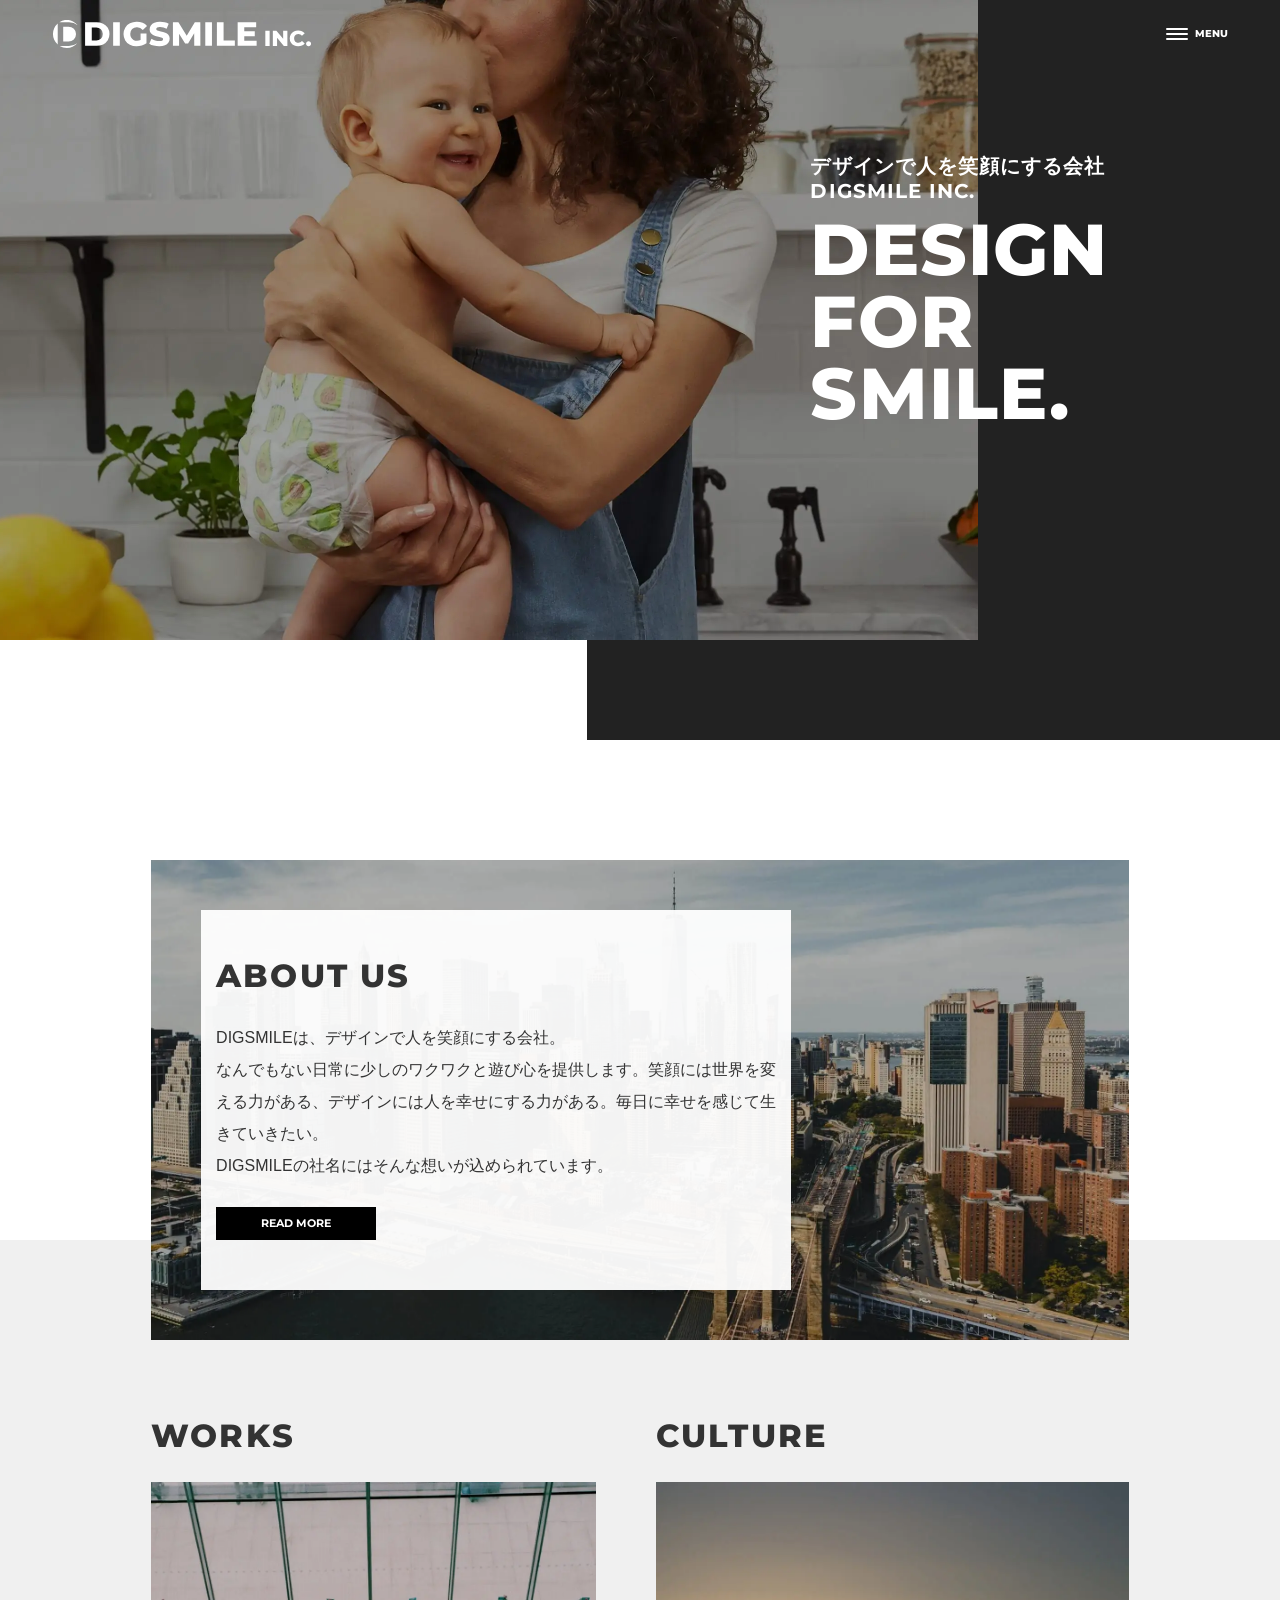
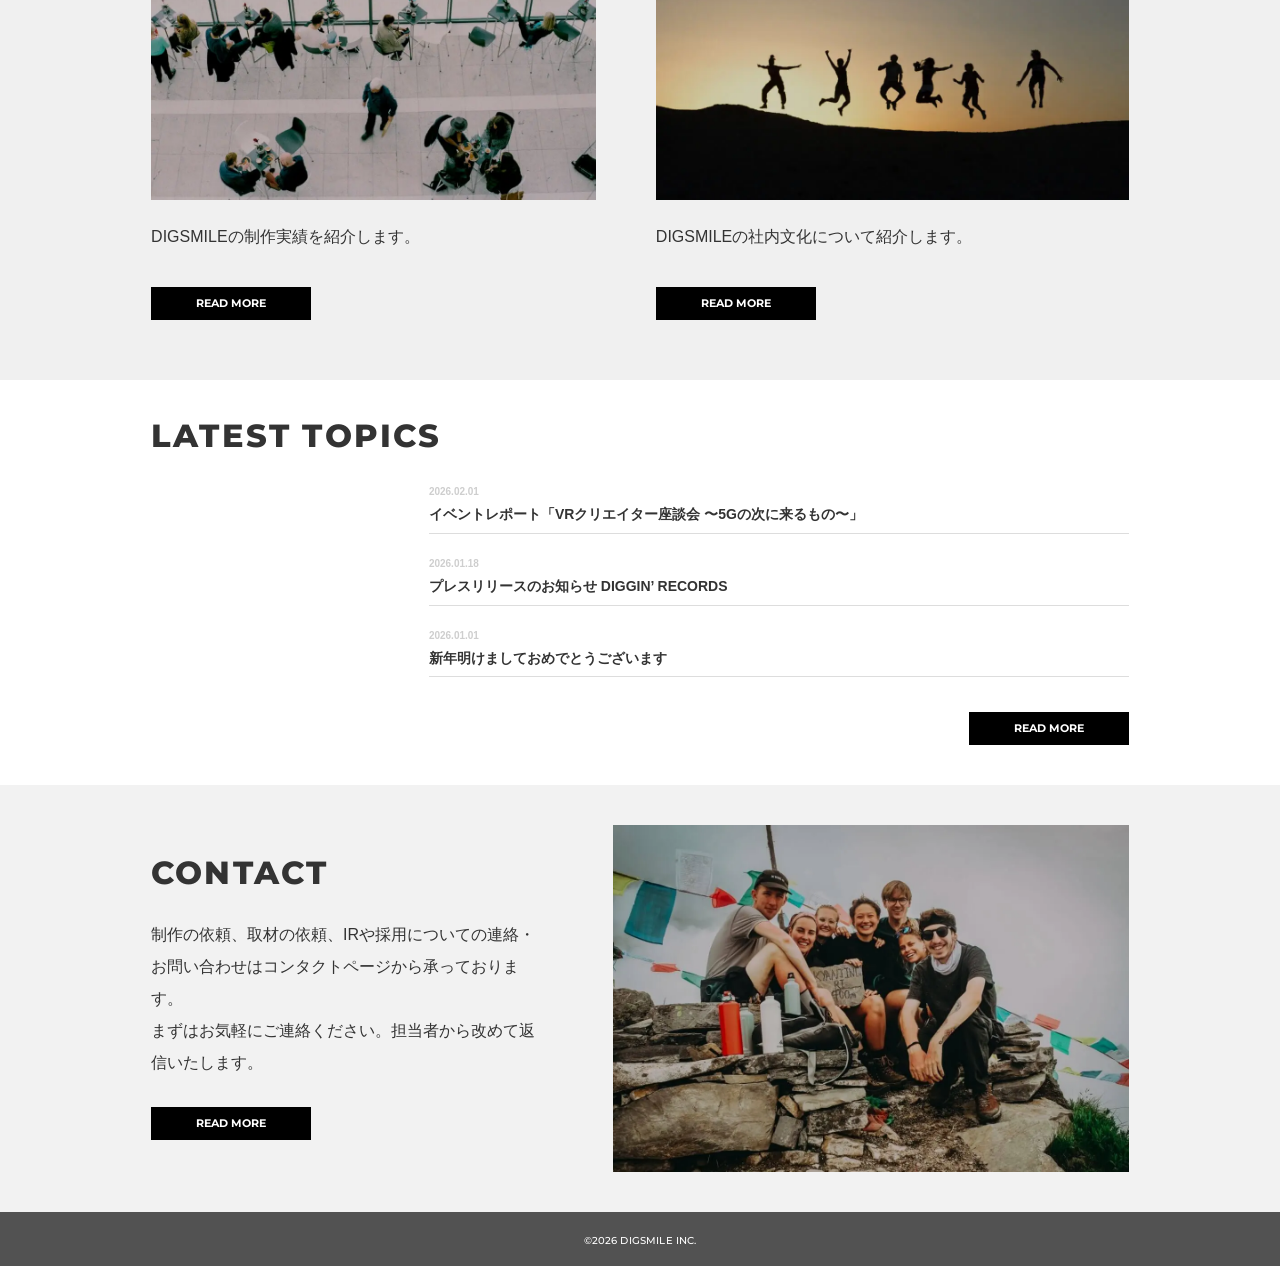
<file: index.html>
<!DOCTYPE html>
<html lang="ja">
  <head>
    <meta charset="UTF-8">
    <meta name="robots" content="noindex , nofollow">
    <meta name="description" content="デザインで人を笑顔にする。デザインを通じてビジネスの課題とユーザーの課題を解決する株式会社DIGSMILEのコーポレートサイト。">
    <meta name="viewport" content="width=device-width, initial-scale=1.0">
    <title>トップ | 株式会社DIGSMILE</title>
    <link rel="preload" href="fonts/montserrat-v31-latin-500.woff2" as="font" type="font/woff2" crossorigin>
    <link rel="preload" href="fonts/montserrat-v31-latin-700.woff2" as="font" type="font/woff2" crossorigin>
    <link rel="preload" href="fonts/montserrat-v31-latin-800.woff2" as="font" type="font/woff2" crossorigin>
    <link rel="preload" as="style" href="css/font.min.css">
    <link rel="stylesheet" href="css/font.min.css" media="print" onload="this.media='all'">
    <link rel="stylesheet" href="css/style.min.css">
    <link rel="icon" href="images/favicon.png" type="image/png">
    <noscript><link rel="stylesheet" href="css/font.min.css"></noscript>
  </head>
  <body>
    <!-- .l-header -->
    <header id="js-header" class="l-header">
      <div class="l-header__inner">
        <!-- .c-logo -->
        <div class="c-logo l-header__logo">
          <a href="index.html" class="c-logo__link" aria-label="株式会社about-bg">
            <svg class="c-logo__img" aria-hidden="true" width="260" height="28.204" viewBox="0 0 260 28.204">
              <path fill="currentColor" d="M14 28.2a13.9 13.9 0 0 1-7.215-2.01h8.848a14.228 14.228 0 0 0 8.847-2.739A13.97 13.97 0 0 1 14 28.2Zm-9.178-3.448a14.17 14.17 0 0 1 0-21.3Zm10.54-3.117H10.33V6.771h5.032a8.094 8.094 0 0 1 5.682 1.994 7.233 7.233 0 0 1 2.138 5.439 7.234 7.234 0 0 1-2.138 5.439 8.093 8.093 0 0 1-5.682 1.99ZM25.007 5.39a13.9 13.9 0 0 0-9.373-3.174H6.463a13.932 13.932 0 0 1 13.76-.749 14.157 14.157 0 0 1 4.785 3.922ZM32.38 2.2h11.254a15.731 15.731 0 0 1 6.936 1.465 11.018 11.018 0 0 1 4.692 4.155 11.723 11.723 0 0 1 1.666 6.3 11.723 11.723 0 0 1-1.666 6.3 11.018 11.018 0 0 1-4.692 4.157 15.731 15.731 0 0 1-6.936 1.465H32.38Zm10.982 18.46a6.893 6.893 0 0 0 4.913-1.737 6.262 6.262 0 0 0 1.853-4.8 6.262 6.262 0 0 0-1.853-4.8 6.893 6.893 0 0 0-4.913-1.737h-4.25V20.66ZM60.634 2.2h6.732v23.842h-6.732Zm27.642 11.41h5.95v9.877a15.5 15.5 0 0 1-4.692 2.248 18.642 18.642 0 0 1-5.3.783 14.166 14.166 0 0 1-6.734-1.583 11.8 11.8 0 0 1-4.692-4.411 12.18 12.18 0 0 1-1.7-6.4 12.18 12.18 0 0 1 1.7-6.4 11.747 11.747 0 0 1 4.726-4.411 14.514 14.514 0 0 1 6.834-1.584 15.2 15.2 0 0 1 5.984 1.124 11.536 11.536 0 0 1 4.42 3.236l-4.284 3.883a7.546 7.546 0 0 0-5.78-2.657 6.693 6.693 0 0 0-4.93 1.856 6.67 6.67 0 0 0-1.87 4.955 7.208 7.208 0 0 0 .85 3.525 6.1 6.1 0 0 0 2.38 2.418 6.969 6.969 0 0 0 3.5.868 8.588 8.588 0 0 0 3.638-.783Zm18.768 12.909a21.967 21.967 0 0 1-5.61-.719 13.786 13.786 0 0 1-4.42-1.9l2.21-4.973a14.289 14.289 0 0 0 3.706 1.7 14.086 14.086 0 0 0 4.148.647q3.876 0 3.876-1.941a1.607 1.607 0 0 0-1.105-1.516 20.3 20.3 0 0 0-3.549-1.039 33.866 33.866 0 0 1-4.488-1.243 7.554 7.554 0 0 1-3.094-2.129 5.758 5.758 0 0 1-1.292-3.951 6.848 6.848 0 0 1 1.19-3.934 7.965 7.965 0 0 1 3.553-2.776 14.6 14.6 0 0 1 5.8-1.022 20.415 20.415 0 0 1 4.624.528A14.146 14.146 0 0 1 116.6 3.8l-2.074 5.007a13.837 13.837 0 0 0-6.6-1.839 5.522 5.522 0 0 0-2.924.6 1.787 1.787 0 0 0-.918 1.55 1.536 1.536 0 0 0 1.088 1.43 19.646 19.646 0 0 0 3.5.988 32.762 32.762 0 0 1 4.5 1.243 7.779 7.779 0 0 1 3.094 2.112 5.646 5.646 0 0 1 1.309 3.934 6.714 6.714 0 0 1-1.181 3.875 8.114 8.114 0 0 1-3.57 2.78 14.418 14.418 0 0 1-5.78 1.039Zm35.292-.477-.068-12.636-6.12 10.286h-2.992l-6.086-9.945v12.295h-6.222V2.2h5.542l8.364 13.76 8.16-13.76h5.542l.068 23.842ZM153.454 2.2h6.732v23.842h-6.732Zm11.7 0h6.732v18.495h11.356v5.347H165.15Zm40.018 18.63v5.212H186.06V2.2h18.666v5.211h-12v4.019H203.3v5.041h-10.576v4.359Zm8.76-10.025h4.36v15.4h-4.36Zm22.22 0v15.4h-3.586l-6.8-8.206v8.206H221.5v-15.4h3.586l6.8 8.206v-8.206Zm10.868 15.708a9.114 9.114 0 0 1-4.345-1.023 7.65 7.65 0 0 1-3.025-2.849 7.858 7.858 0 0 1-1.1-4.136 7.858 7.858 0 0 1 1.1-4.136 7.65 7.65 0 0 1 3.025-2.849 9.114 9.114 0 0 1 4.345-1.023 9.326 9.326 0 0 1 3.806.748 7.323 7.323 0 0 1 2.816 2.16l-2.772 2.5a4.56 4.56 0 0 0-3.63-1.8 4.48 4.48 0 0 0-2.233.55 3.817 3.817 0 0 0-1.515 1.55 4.773 4.773 0 0 0-.539 2.3 4.773 4.773 0 0 0 .539 2.3 3.817 3.817 0 0 0 1.515 1.55 4.48 4.48 0 0 0 2.233.55 4.56 4.56 0 0 0 3.63-1.8l2.772 2.5a7.323 7.323 0 0 1-2.816 2.16 9.326 9.326 0 0 1-3.806.748Zm10.472-.108a2.462 2.462 0 0 1-1.782-.7 2.377 2.377 0 0 1-.726-1.782 2.35 2.35 0 0 1 .715-1.782 2.5 2.5 0 0 1 1.793-.688 2.485 2.485 0 0 1 1.8.682 2.369 2.369 0 0 1 .7 1.782 2.4 2.4 0 0 1-.715 1.782 2.452 2.452 0 0 1-1.785.706Z"/>
            </svg>
          </a>
        </div>
        <!-- /.c-logo -->

        <!-- .c-hamburger -->
        <button id="js-hamburger" class="c-hamburger l-header__hamburger" aria-label="メニューを開く" aria-controls="menu" aria-expanded="false">
          <span class="c-hamburger__line"></span>
          <span class="c-hamburger__text">Menu</span>
        </button>
        <!-- /.c-hamburger -->

        <!-- .c-menu -->
        <nav id="menu" class="c-menu l-header__menu js-menu" aria-hidden="true">
          <ul class="c-menu__list">
            <li class="c-menu__item js-menuItem">
              <a href="index.html" class="c-menu__link" aria-label="トップページへ">
                <svg class="c-menu__img" aria-hidden="true" width="43.062" height="46" viewBox="0 0 43.062 46">
                  <g transform="translate(-58.5 -5.437)">
                    <path d="M22.969,45A23.062,23.062,0,0,1,6.727,38.41a22.161,22.161,0,0,1-4.084-26.4A22.842,22.842,0,0,1,9.68,4.146v36.6H26.535c6.4,0,11.945-2.082,15.613-5.863A23.061,23.061,0,0,1,22.969,45ZM26.11,33.7H18.266v-23H26.11a12.673,12.673,0,0,1,8.858,3.087A11.152,11.152,0,0,1,38.3,22.2a11.152,11.152,0,0,1-3.332,8.414A12.673,12.673,0,0,1,26.11,33.7ZM40.661,8.152c-3.627-2.946-8.512-4.5-14.126-4.5H10.424a23.321,23.321,0,0,1,30.239,4.5Z" transform="translate(59 5.937)" fill="#fff"/>
                    <path d="M22.969,45.5a23.624,23.624,0,0,1-13.6-4.251H9.18v-.131a23.655,23.655,0,0,1-2.8-2.351A22.661,22.661,0,0,1,2.2,11.774,23.33,23.33,0,0,1,8.819,4.149h-.1L9.77,3.474l.41-.285v.023A23.821,23.821,0,0,1,41.044,7.828l.294.347-.637.651-.355-.286c-3.537-2.873-8.313-4.391-13.811-4.391H10.18v36.1H26.535c6.264,0,11.681-2.028,15.254-5.711l.773.628A23.56,23.56,0,0,1,22.969,45.5ZM11.2,41.249a22.87,22.87,0,0,0,27.524-3.058,23.961,23.961,0,0,1-12.188,3.058ZM9.18,5.129a22.318,22.318,0,0,0-6.1,7.119,21.661,21.661,0,0,0,3.994,25.8,22.686,22.686,0,0,0,2.1,1.822ZM12.27,3.149H26.535a24.8,24.8,0,0,1,10.4,2.115A22.888,22.888,0,0,0,12.27,3.149ZM26.11,34.2H17.766v-24H26.11a13.16,13.16,0,0,1,9.2,3.222A11.638,11.638,0,0,1,38.8,22.2a11.638,11.638,0,0,1-3.491,8.779A13.16,13.16,0,0,1,26.11,34.2Zm-7.344-1H26.11a12.186,12.186,0,0,0,8.517-2.953A10.666,10.666,0,0,0,37.8,22.2a10.666,10.666,0,0,0-3.174-8.048A12.186,12.186,0,0,0,26.11,11.2H18.766Z" transform="translate(59 5.937)" fill="rgba(0,0,0,0)"/>
                  </g>
                </svg>
              </a>
            </li>
            <li class="c-menu__item u-mt40 js-menuItem"><a href="about/about.html" class="c-menu__link">About us</a></li>
            <li class="c-menu__item js-menuItem"><a href="#works" class="c-menu__link">Works</a></li>
            <li class="c-menu__item js-menuItem"><a href="#culture" class="c-menu__link">Culture</a></li>
            <li class="c-menu__item js-menuItem"><a href="#topics" class="c-menu__link">Topics</a></li>
            <li class="c-menu__item js-menuItem"><a href="contact/contact.html" class="c-menu__link">Contact</a></li>
          </ul>
        </nav>
        <!-- /.c-menu -->
      </div>
    </header>
    <!-- .l-header -->

    <!-- .p-front-page -->
    <main class="p-front-page">
      <!-- .p-first-view -->
      <div id="js-firstView" class="p-first-view">
        <div class="p-first-view__title-wrap">
          <hgroup class="p-first-view__title">
            <p class="p-first-view__title-sub">デザインで人を笑顔にする会社</p>
            <p class="p-first-view__title-sub">Digsmile Inc.</p>
            <h1 class="p-first-view__title-main">Design<br>for<br>smile.</h1>
          </hgroup>
        </div>
        <figure class="p-first-view__img-wrap">
          <picture>
            <source
              srcset="images/fv_sp.webp"
              type="image/webp"
              media="(max-width: 767.98px)"
            >
            <source
              srcset="images/fv_sp.jpg"
              media="(max-width: 767.98px)"
            >
            <source
              srcset="images/fv_tab.webp"
              type="image/webp"
              media="(max-width: 991.98px)"
            >
            <source
              srcset="images/fv_tab.jpg"
              media="(max-width: 991.98px)"
            >
            <source
              srcset="images/fv_pc.webp"
              type="image/webp"
            >
            <source
              srcset="images/fv_pc.jpg"
            >
            <img
              fetchpriority="high"
              class="p-first-view__img"
              src="images/fv_pc.jpg"
              alt="笑顔の赤ちゃんを抱っこしながらキスをする母親"
              width="1100"
              height="640"
              decoding="async"
              loading="eager"
            >
          </picture>
        </figure>
      </div>
      <!-- .p-first-view -->

      <!-- .p-about -->
      <section class="p-front-page__about p-about">
        <div class="p-about__inner">
          <!-- .c-heading-lv2 -->
          <h2 class="c-heading-lv2">About us</h2>
          <!-- /.c-heading-lv2 -->
          <p class="p-about__text">
            Digsmileは、デザインで人を笑顔にする会社。<br>
            なんでもない日常に少しのワクワクと遊び心を提供します。笑顔には世界を変える力がある、デザインには人を幸せにする力がある。毎日に幸せを感じて生きていきたい。<br>
            Digsmileの社名にはそんな想いが込められています。
          </p>
          <!-- .c-btn -->
          <a href="about/about.html" class="c-btn p-about__btn">Read more</a>
          <!-- /.c-btn -->
        </div>
        <figure class="p-about__img-wrap">
          <picture>
            <source
              srcset="images/about-bg_sp.webp"
              type="image/webp"
              media="(max-width: 767.98px)"
            >
            <source
              srcset="images/about-bg_sp.jpg"
              media="(max-width: 767.98px)"
            >
            <source
              srcset="images/about-bg_tab.webp"
              type="image/webp"
              media="(max-width: 991.98px)"
            >
            <source
              srcset="images/about-bg_tab.jpg"
              media="(max-width: 991.98px)"
            >
            <source
              srcset="images/about-bg_pc.webp"
              type="image/webp"
            >
            <source
              srcset="images/about-bg_pc.jpg"
            >
            <img
              class="p-about__img"
              src="images/about-bg_pc.jpg"
              alt=""
              width="1100"
              height="640"
              loading="lazy"
            >
          </picture>
        </figure>
      </section>
      <!-- /.p-about -->

      <div class="p-front-page__cards">
        <!-- .p-card -->
        <section id="works" class="p-card p-front-page__card">
          <!-- .c-heading-lv2 -->
          <h2 class="c-heading-lv2">Works</h2>
          <!-- /.c-heading-lv2 -->
          <figure class="p-card__img-wrap">
            <picture>
              <source
                srcset="images/works.webp"
                type="image/webp"
              >
              <source
                srcset="images/works.jpg"
              >
              <img
                src="images/works.jpg"
                alt="大きなガラス窓に面したカフェスペースで、会話や食事を楽しむ人々"
                class="p-card__img"
                width="520"
                height="350"
                loading="lazy"
              >
            </picture>
          </figure>
          <p class="p-card__text">Digsmileの制作実績を紹介します。</p>
          <!-- .c-btn -->
          <a href="#!" class="c-btn p-card__btn">Read more</a>
          <!-- /.c-btn -->
        </section>
        <!-- /.p-card -->

        <!-- .p-card -->
        <section id="culture" class="p-card p-front-page__card">
          <!-- .c-heading-lv2 -->
          <h2 class="c-heading-lv2">Culture</h2>
          <!-- /.c-heading-lv2 -->
          <figure class="p-card__img-wrap">
            <picture>
              <source
                srcset="images/culture.webp"
                type="image/webp"
              >
              <source
                srcset="images/culture.jpg"
              >
              <img
                src="images/culture.jpg"
                alt="夕暮れ時に丘の上で楽しそうにジャンプをする6人のシルエット"
                class="p-card__img"
                width="520"
                height="350"
                loading="lazy"
              >
            </picture>
          </figure>
          <p class="p-card__text">Digsmileの社内文化について紹介します。</p>
          <!-- .c-btn -->
          <a href="#!" class="c-btn p-card__btn">Read more</a>
          <!-- /.c-btn -->
        </section>
        <!-- /.p-card -->
      </div>

      <!-- .p-topics -->
      <section id="topics" class="p-topics">
        <div class="p-topics__inner">
          <!-- .c-heading-lv2 -->
          <h2 class="c-heading-lv2">Latest topics</h2>
          <!-- /.c-heading-lv2 -->
          <ul class="p-topics__list">
            <li class="p-topics__item">
              <a href="#!" class="p-topics__link">
                <time class="p-topics__date" datetime="2026-02-01">2026.02.01</time>
                <p class="p-topics__text">イベントレポート「VRクリエイター座談会 〜5Gの次に来るもの〜」</p>
              </a>
            </li>
            <li class="p-topics__item">
              <a href="#!" class="p-topics__link">
                <time class="p-topics__date" datetime="2026-01-18">2026.01.18</time>
                <p class="p-topics__text">プレスリリースのお知らせ DIGGIN’ RECORDS</p>
              </a>
            </li>
            <li class="p-topics__item">
              <a href="#!" class="p-topics__link">
                <time class="p-topics__date" datetime="2026-01-01">2026.01.01</time>
                <p class="p-topics__text">新年明けましておめでとうございます</p>
              </a>
            </li>
          </ul>
          <div class="p-topics__btn-wrap">
            <!-- .c-btn -->
            <a href="#!" class="c-btn">Read more</a>
            <!-- /.c-btn -->
          </div>
        </div>
      </section>
      <!-- /.p-topics -->

      <!-- .p-contact -->
      <section class="p-contact">
        <div class="p-contact__inner">
          <div class="p-contact__body">
            <!-- .c-heading-lv2 -->
            <h2 class="c-heading-lv2">Contact</h2>
            <!-- /.c-heading-lv2 -->
            <p class="p-contact__text">
              制作の依頼、取材の依頼、IRや採用についての連絡・お問い合わせはコンタクトページから承っております。<br>
              まずはお気軽にご連絡ください。担当者から改めて返信いたします。
            </p>
            <!-- .c-btn -->
            <a href="contact/contact.html" class="c-btn p-contact__btn">Read more</a>
            <!-- /.c-btn -->
          </div>
          <figure class="p-contact__img-wrap">
            <picture>
              <source
                srcset="images/contact.webp"
                type="image/webp"
              >
              <source
                srcset="images/contact.jpg"
              >
              <img
                src="images/contact.jpg"
                alt="山頂で記念撮影をする笑顔の男女7人組"
                class="p-contact__img"
                width="580"
                height="390"
                loading="lazy"
              >
            </picture>
          </figure>
        </div>
      </section>
      <!-- .p-contact -->
    </main>
    <!-- /.p-front-page -->

    <!-- .l-footer -->
    <footer class="l-footer">
      <div class="l-footer__inner">
        <small class="l-footer__copyright" lang="en">&copy;2026 Digsmile Inc.</small>
      </div>
    </footer>
    <!-- /.l-footer -->

    <script src="js/script.min.js" defer></script>
  </body>
</html>
</file>
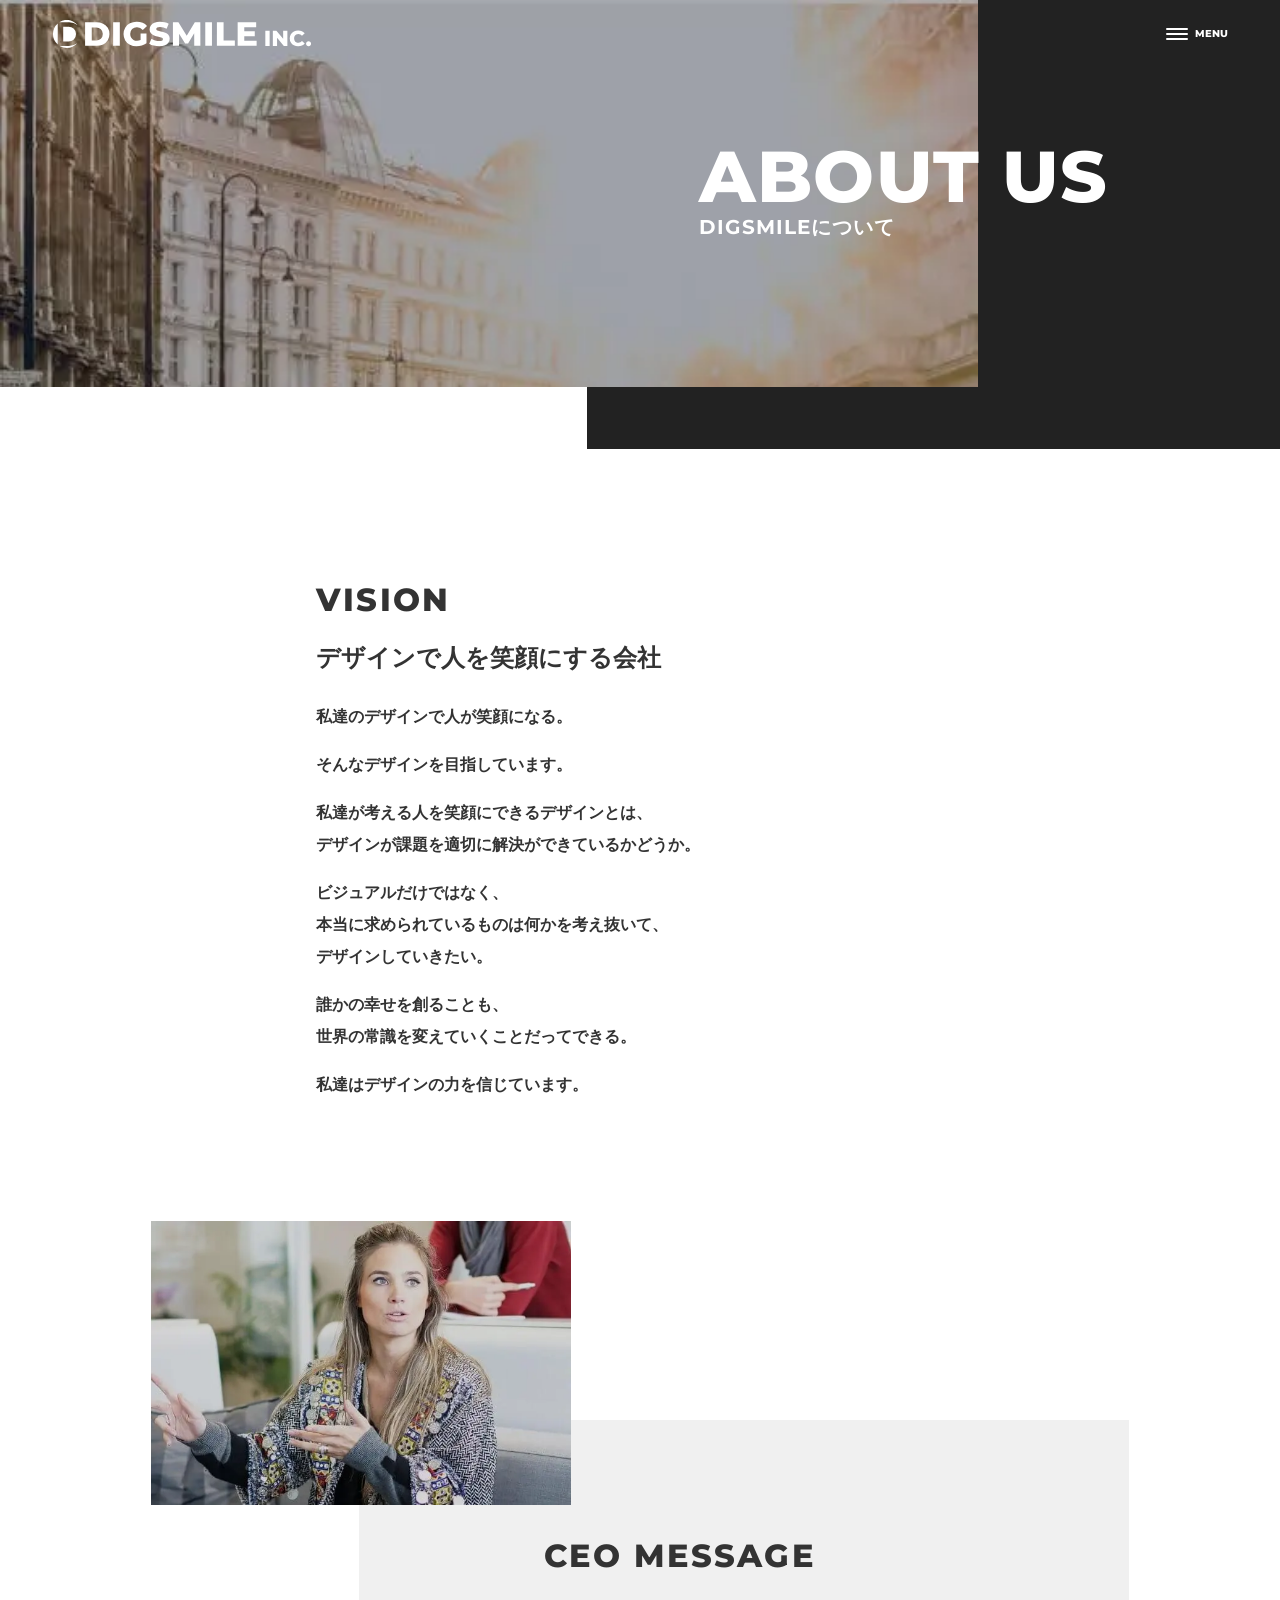
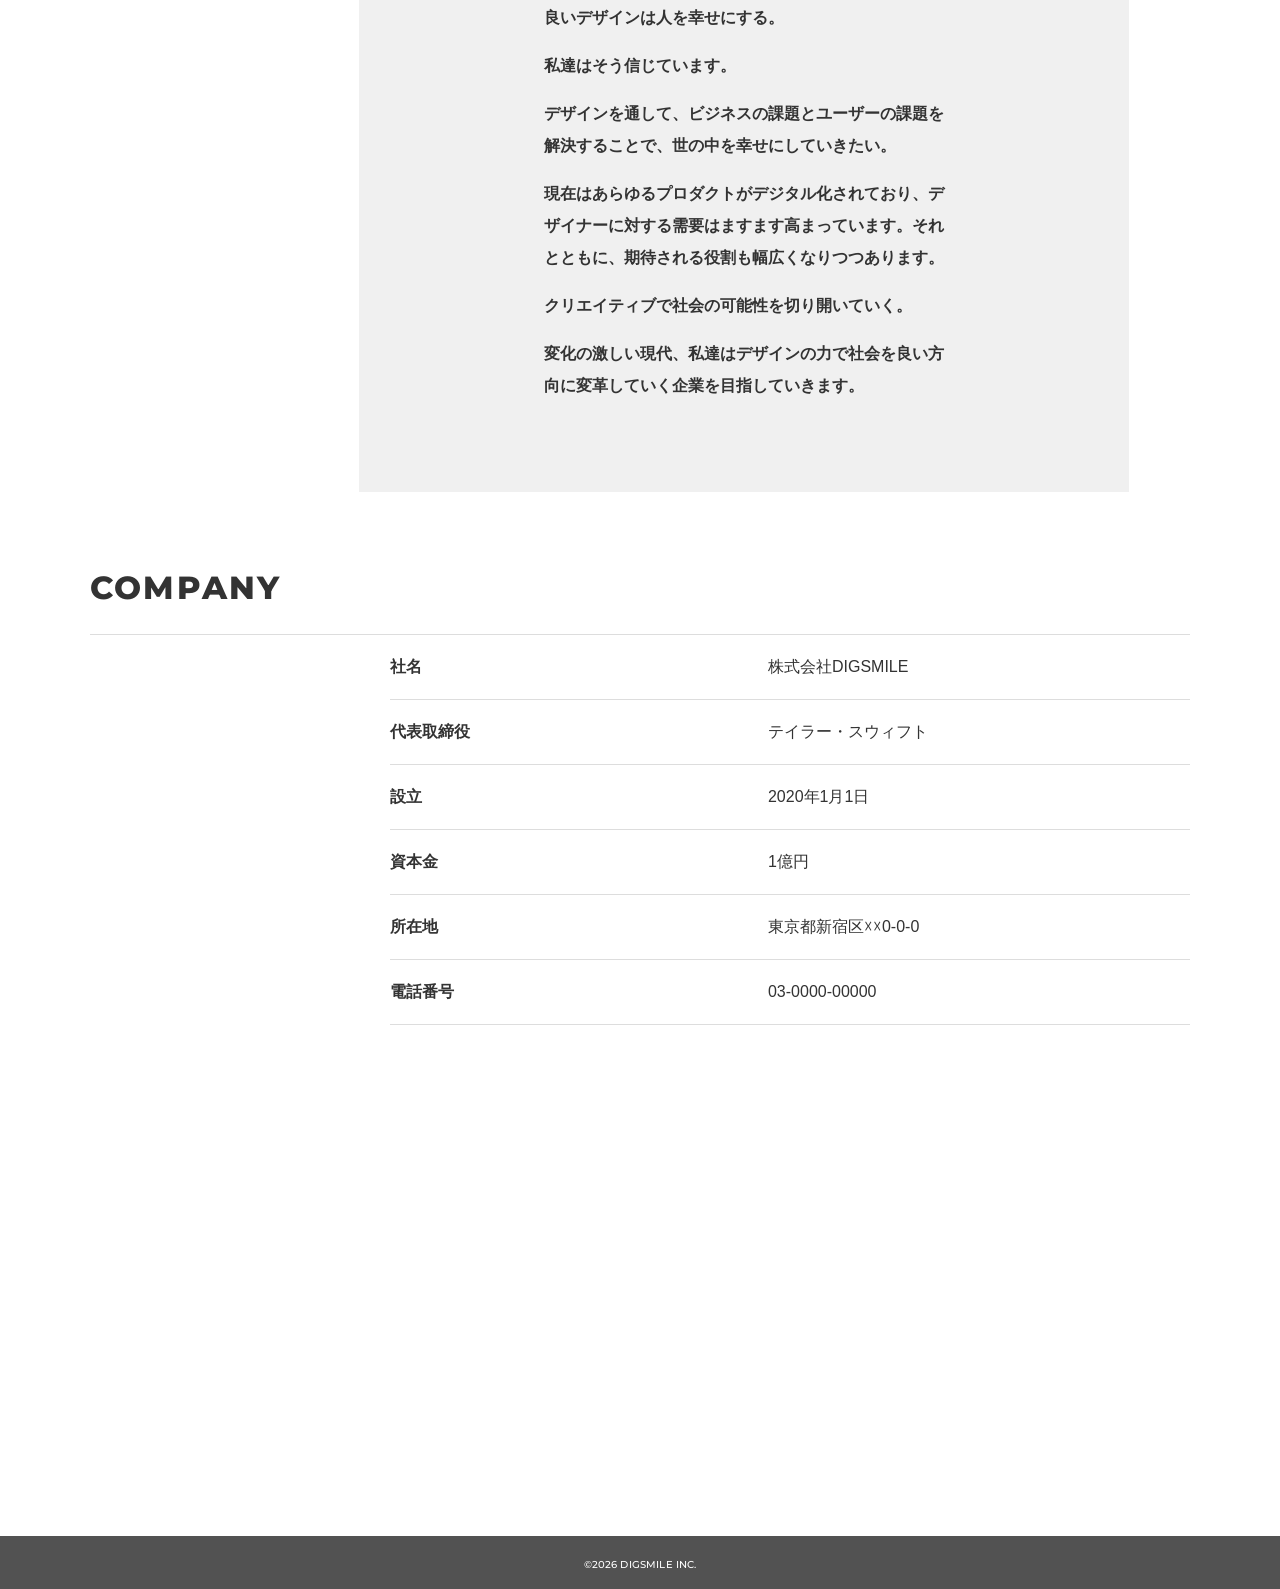
<file: about/about.html>
<!DOCTYPE html>
<html lang="ja">
  <head>
    <meta charset="UTF-8">
    <meta name="robots" content="noindex , nofollow">
    <meta name="description" content="デザインで人を笑顔にする。デザインを通じてビジネスの課題とユーザーの課題を解決する株式会社DIGSMILEのコーポレートサイト。このページではDIGSMILEについて解説しています。">
    <meta name="viewport" content="width=device-width, initial-scale=1.0">
    <title>DIGSMILEについて | 株式会社DIGSMILE</title>
    <link rel="preload" href="../fonts/montserrat-v31-latin-500.woff2" as="font" type="font/woff2" crossorigin>
    <link rel="preload" href="../fonts/montserrat-v31-latin-700.woff2" as="font" type="font/woff2" crossorigin>
    <link rel="preload" href="../fonts/montserrat-v31-latin-800.woff2" as="font" type="font/woff2" crossorigin>
    <link rel="preload" as="style" href="../css/font.min.css">
    <link rel="stylesheet" href="../css/font.min.css" media="print" onload="this.media='all'">
    <link rel="stylesheet" href="../css/style.min.css">
    <link rel="icon" href="../images/favicon.png" type="image/png">
    <noscript><link rel="stylesheet" href="../css/font.min.css"></noscript>
  </head>
  <body>
    <!-- .l-header -->
    <header id="js-header" class="l-header">
      <div class="l-header__inner">
        <!-- .c-logo -->
        <div class="c-logo l-header__logo">
          <a href="../index.html" class="c-logo__link" aria-label="株式会社DIGSMILE">
            <svg class="c-logo__img" aria-hidden="true" width="260" height="28.204" viewBox="0 0 260 28.204">
              <path fill="currentColor" d="M14 28.2a13.9 13.9 0 0 1-7.215-2.01h8.848a14.228 14.228 0 0 0 8.847-2.739A13.97 13.97 0 0 1 14 28.2Zm-9.178-3.448a14.17 14.17 0 0 1 0-21.3Zm10.54-3.117H10.33V6.771h5.032a8.094 8.094 0 0 1 5.682 1.994 7.233 7.233 0 0 1 2.138 5.439 7.234 7.234 0 0 1-2.138 5.439 8.093 8.093 0 0 1-5.682 1.99ZM25.007 5.39a13.9 13.9 0 0 0-9.373-3.174H6.463a13.932 13.932 0 0 1 13.76-.749 14.157 14.157 0 0 1 4.785 3.922ZM32.38 2.2h11.254a15.731 15.731 0 0 1 6.936 1.465 11.018 11.018 0 0 1 4.692 4.155 11.723 11.723 0 0 1 1.666 6.3 11.723 11.723 0 0 1-1.666 6.3 11.018 11.018 0 0 1-4.692 4.157 15.731 15.731 0 0 1-6.936 1.465H32.38Zm10.982 18.46a6.893 6.893 0 0 0 4.913-1.737 6.262 6.262 0 0 0 1.853-4.8 6.262 6.262 0 0 0-1.853-4.8 6.893 6.893 0 0 0-4.913-1.737h-4.25V20.66ZM60.634 2.2h6.732v23.842h-6.732Zm27.642 11.41h5.95v9.877a15.5 15.5 0 0 1-4.692 2.248 18.642 18.642 0 0 1-5.3.783 14.166 14.166 0 0 1-6.734-1.583 11.8 11.8 0 0 1-4.692-4.411 12.18 12.18 0 0 1-1.7-6.4 12.18 12.18 0 0 1 1.7-6.4 11.747 11.747 0 0 1 4.726-4.411 14.514 14.514 0 0 1 6.834-1.584 15.2 15.2 0 0 1 5.984 1.124 11.536 11.536 0 0 1 4.42 3.236l-4.284 3.883a7.546 7.546 0 0 0-5.78-2.657 6.693 6.693 0 0 0-4.93 1.856 6.67 6.67 0 0 0-1.87 4.955 7.208 7.208 0 0 0 .85 3.525 6.1 6.1 0 0 0 2.38 2.418 6.969 6.969 0 0 0 3.5.868 8.588 8.588 0 0 0 3.638-.783Zm18.768 12.909a21.967 21.967 0 0 1-5.61-.719 13.786 13.786 0 0 1-4.42-1.9l2.21-4.973a14.289 14.289 0 0 0 3.706 1.7 14.086 14.086 0 0 0 4.148.647q3.876 0 3.876-1.941a1.607 1.607 0 0 0-1.105-1.516 20.3 20.3 0 0 0-3.549-1.039 33.866 33.866 0 0 1-4.488-1.243 7.554 7.554 0 0 1-3.094-2.129 5.758 5.758 0 0 1-1.292-3.951 6.848 6.848 0 0 1 1.19-3.934 7.965 7.965 0 0 1 3.553-2.776 14.6 14.6 0 0 1 5.8-1.022 20.415 20.415 0 0 1 4.624.528A14.146 14.146 0 0 1 116.6 3.8l-2.074 5.007a13.837 13.837 0 0 0-6.6-1.839 5.522 5.522 0 0 0-2.924.6 1.787 1.787 0 0 0-.918 1.55 1.536 1.536 0 0 0 1.088 1.43 19.646 19.646 0 0 0 3.5.988 32.762 32.762 0 0 1 4.5 1.243 7.779 7.779 0 0 1 3.094 2.112 5.646 5.646 0 0 1 1.309 3.934 6.714 6.714 0 0 1-1.181 3.875 8.114 8.114 0 0 1-3.57 2.78 14.418 14.418 0 0 1-5.78 1.039Zm35.292-.477-.068-12.636-6.12 10.286h-2.992l-6.086-9.945v12.295h-6.222V2.2h5.542l8.364 13.76 8.16-13.76h5.542l.068 23.842ZM153.454 2.2h6.732v23.842h-6.732Zm11.7 0h6.732v18.495h11.356v5.347H165.15Zm40.018 18.63v5.212H186.06V2.2h18.666v5.211h-12v4.019H203.3v5.041h-10.576v4.359Zm8.76-10.025h4.36v15.4h-4.36Zm22.22 0v15.4h-3.586l-6.8-8.206v8.206H221.5v-15.4h3.586l6.8 8.206v-8.206Zm10.868 15.708a9.114 9.114 0 0 1-4.345-1.023 7.65 7.65 0 0 1-3.025-2.849 7.858 7.858 0 0 1-1.1-4.136 7.858 7.858 0 0 1 1.1-4.136 7.65 7.65 0 0 1 3.025-2.849 9.114 9.114 0 0 1 4.345-1.023 9.326 9.326 0 0 1 3.806.748 7.323 7.323 0 0 1 2.816 2.16l-2.772 2.5a4.56 4.56 0 0 0-3.63-1.8 4.48 4.48 0 0 0-2.233.55 3.817 3.817 0 0 0-1.515 1.55 4.773 4.773 0 0 0-.539 2.3 4.773 4.773 0 0 0 .539 2.3 3.817 3.817 0 0 0 1.515 1.55 4.48 4.48 0 0 0 2.233.55 4.56 4.56 0 0 0 3.63-1.8l2.772 2.5a7.323 7.323 0 0 1-2.816 2.16 9.326 9.326 0 0 1-3.806.748Zm10.472-.108a2.462 2.462 0 0 1-1.782-.7 2.377 2.377 0 0 1-.726-1.782 2.35 2.35 0 0 1 .715-1.782 2.5 2.5 0 0 1 1.793-.688 2.485 2.485 0 0 1 1.8.682 2.369 2.369 0 0 1 .7 1.782 2.4 2.4 0 0 1-.715 1.782 2.452 2.452 0 0 1-1.785.706Z"/>
            </svg>
          </a>
        </div>
        <!-- /.c-logo -->

        <!-- .c-hamburger -->
        <button id="js-hamburger" class="c-hamburger l-header__hamburger" aria-label="メニューを開く" aria-controls="menu" aria-expanded="false">
          <span class="c-hamburger__line"></span>
          <span class="c-hamburger__text">Menu</span>
        </button>
        <!-- /.c-hamburger -->

        <!-- .c-menu -->
        <nav id="menu" class="c-menu l-header__menu js-menu" aria-hidden="true">
          <ul class="c-menu__list">
            <li class="c-menu__item js-menuItem">
              <a href="../index.html" class="c-menu__link" aria-label="トップページへ">
                <svg class="c-menu__img" aria-hidden="true" width="43.062" height="46" viewBox="0 0 43.062 46">
                  <g transform="translate(-58.5 -5.437)">
                    <path d="M22.969,45A23.062,23.062,0,0,1,6.727,38.41a22.161,22.161,0,0,1-4.084-26.4A22.842,22.842,0,0,1,9.68,4.146v36.6H26.535c6.4,0,11.945-2.082,15.613-5.863A23.061,23.061,0,0,1,22.969,45ZM26.11,33.7H18.266v-23H26.11a12.673,12.673,0,0,1,8.858,3.087A11.152,11.152,0,0,1,38.3,22.2a11.152,11.152,0,0,1-3.332,8.414A12.673,12.673,0,0,1,26.11,33.7ZM40.661,8.152c-3.627-2.946-8.512-4.5-14.126-4.5H10.424a23.321,23.321,0,0,1,30.239,4.5Z" transform="translate(59 5.937)" fill="#fff"/>
                    <path d="M22.969,45.5a23.624,23.624,0,0,1-13.6-4.251H9.18v-.131a23.655,23.655,0,0,1-2.8-2.351A22.661,22.661,0,0,1,2.2,11.774,23.33,23.33,0,0,1,8.819,4.149h-.1L9.77,3.474l.41-.285v.023A23.821,23.821,0,0,1,41.044,7.828l.294.347-.637.651-.355-.286c-3.537-2.873-8.313-4.391-13.811-4.391H10.18v36.1H26.535c6.264,0,11.681-2.028,15.254-5.711l.773.628A23.56,23.56,0,0,1,22.969,45.5ZM11.2,41.249a22.87,22.87,0,0,0,27.524-3.058,23.961,23.961,0,0,1-12.188,3.058ZM9.18,5.129a22.318,22.318,0,0,0-6.1,7.119,21.661,21.661,0,0,0,3.994,25.8,22.686,22.686,0,0,0,2.1,1.822ZM12.27,3.149H26.535a24.8,24.8,0,0,1,10.4,2.115A22.888,22.888,0,0,0,12.27,3.149ZM26.11,34.2H17.766v-24H26.11a13.16,13.16,0,0,1,9.2,3.222A11.638,11.638,0,0,1,38.8,22.2a11.638,11.638,0,0,1-3.491,8.779A13.16,13.16,0,0,1,26.11,34.2Zm-7.344-1H26.11a12.186,12.186,0,0,0,8.517-2.953A10.666,10.666,0,0,0,37.8,22.2a10.666,10.666,0,0,0-3.174-8.048A12.186,12.186,0,0,0,26.11,11.2H18.766Z" transform="translate(59 5.937)" fill="rgba(0,0,0,0)"/>
                  </g>
                </svg>
              </a>
            </li>
            <li class="c-menu__item u-mt40 js-menuItem"><a href="about.html" class="c-menu__link">About us</a></li>
            <li class="c-menu__item js-menuItem"><a href="../index.html#works" class="c-menu__link">Works</a></li>
            <li class="c-menu__item js-menuItem"><a href="../index.html#culture" class="c-menu__link">Culture</a></li>
            <li class="c-menu__item js-menuItem"><a href="../index.html#topics" class="c-menu__link">Topics</a></li>
            <li class="c-menu__item js-menuItem"><a href="../contact/contact.html" class="c-menu__link">Contact</a></li>
          </ul>
        </nav>
        <!-- /.c-menu -->
      </div>
    </header>
    <!-- .l-header -->

    <!-- .p-page-about -->
    <main class="p-page-about">
      <!-- .p-first-view -->
      <div id="js-firstView" class="p-first-view p-first-view--sub">
        <div class="p-first-view__title-wrap">
          <hgroup class="p-first-view__title">
            <h1 class="p-first-view__title-main">About us</h1>
            <p class="p-first-view__title-sub">Digsmileについて</p>
          </hgroup>
        </div>
        <figure class="p-first-view__img-wrap">
          <picture>
            <source
              srcset="../images/fv-about_sp.webp"
              type="image/webp"
              media="(max-width: 767.98px)"
            >
            <source
              srcset="../images/fv-about_sp.jpg"
              media="(max-width: 767.98px)"
            >
            <source
              srcset="../images/fv-about_tab.webp"
              type="image/webp"
              media="(max-width: 991.98px)"
            >
            <source
              srcset="../images/fv-about_tab.jpg"
              media="(max-width: 991.98px)"
            >
            <source
              srcset="../images/fv-about_pc.webp"
              type="image/webp"
            >
            <source
              srcset="../images/fv-about_pc.jpg"
            >
            <img
              fetchpriority="high"
              class="p-first-view__img"
              src="../images/fv-about_pc.jpg"
              alt=""
              width="1100"
              height="387"
              decoding="async"
              loading="eager"
            >
          </picture>
        </figure>
      </div>
      <!-- .p-first-view -->

      <!-- .p-vision -->
      <section class="p-vision p-page-about__vision">
        <div class="p-vision__inner">
          <hgroup class="p-vision__title">
            <!-- .c-heading-lv2 -->
            <h2 class="c-heading-lv2 u-fz32">Vision</h2>
            <!-- /.c-heading-lv2 -->
            <p class="p-vision__title-sub">デザインで人を笑顔にする会社</p>
          </hgroup>
          <div class="p-vision__text-wrap">
            <p class="p-vision__text">私達のデザインで人が笑顔になる。</p><br>
            <p class="p-vision__text">そんなデザインを目指しています。</p><br>
            <p class="p-vision__text">私達が考える人を笑顔にできるデザインとは、<br>デザインが課題を適切に解決ができているかどうか。</p><br>
            <p class="p-vision__text">ビジュアルだけではなく、<br>本当に求められているものは何かを考え抜いて、<br>デザインしていきたい。</p><br>
            <p class="p-vision__text">誰かの幸せを創ることも、<br>世界の常識を変えていくことだってできる。</p><br>
            <p class="p-vision__text">私達はデザインの力を信じています。</p>
          </div>
        </div>
      </section>
      <!-- /.p-vision -->

      <!-- .p-ceo-message -->
      <section class="p-ceo-message p-page-about__ceo-message">
        <div class="p-ceo-message__inner">
          <figure class="p-ceo-message__img-wrap">
            <picture>
              <source
                srcset="../images/ceo_sp.webp"
                type="image/webp"
                media="(max-width: 767.98px)"
              >
              <source
                srcset="../images/ceo_sp.jpg"
                media="(max-width: 767.98px)"
              >
              <source
                srcset="../images/ceo.webp"
                type="image/webp"
              >
              <source
                srcset="../images/ceo.jpg"
              >
              <img
                src="../images/ceo.jpg"
                alt="ジェスチャーを交えて発言するCEO"
                class="p-ceo-message__img"
                width="420"
                height="283"
                loading="lazy"
              >
            </picture>
          </figure>
          <div class="p-ceo-message__body">
            <!-- .c-heading-lv2 -->
            <h2 class="c-heading-lv2 u-fz32">CEO Message</h2>
            <!-- /.c-heading-lv2 -->
            <div class="p-ceo-message__text-wrap">
              <p class="p-ceo-message__text">良いデザインは人を幸せにする。</p><br>
              <p class="p-ceo-message__text">私達はそう信じています。</p><br>
              <p class="p-ceo-message__text">デザインを通して、ビジネスの課題とユーザーの課題を解決することで、世の中を幸せにしていきたい。</p><br>
              <p class="p-ceo-message__text">現在はあらゆるプロダクトがデジタル化されており、デザイナーに対する需要はますます高まっています。それとともに、期待される役割も幅広くなりつつあります。</p><br>
              <p class="p-ceo-message__text">クリエイティブで社会の可能性を切り開いていく。</p><br>
              <p class="p-ceo-message__text">変化の激しい現代、私達はデザインの力で社会を良い方向に変革していく企業を目指していきます。</p>
            </div>
          </div>
        </div>
      </section>
      <!-- /.p-ceo-message -->

      <!-- .p-company -->
      <section class="p-company p-page-about__company">
        <div class="p-company__inner">
          <!-- .c-heading-lv2 -->
          <h2 class="c-heading-lv2 u-fz32">Company</h2>
          <!-- /.c-heading-lv2 -->
          <!-- .c-table -->
          <div class="c-table p-company__table">
            <table class="c-table__inner" title="DIGSMILEの基本情報">
              <tbody class="c-table__body">
                <tr class="c-table__row">
                  <th class="c-table__header">社名</th>
                  <td class="c-table__text">株式会社Digsmile</td>
                </tr>
                <tr class="c-table__row">
                  <th class="c-table__header">代表取締役</th>
                  <td class="c-table__text">テイラー・スウィフト</td>
                </tr>
                <tr class="c-table__row">
                  <th class="c-table__header">設立</th>
                  <td class="c-table__text">2020年1月1日</td>
                </tr>
                <tr class="c-table__row">
                  <th class="c-table__header">資本金</th>
                  <td class="c-table__text">1億円</td>
                </tr>
                <tr class="c-table__row">
                  <th class="c-table__header">所在地</th>
                  <td class="c-table__text">東京都新宿区☓☓0-0-0</td>
                </tr>
                <tr class="c-table__row">
                  <th class="c-table__header">電話番号</th>
                  <td class="c-table__text">03-0000-00000</td>
                </tr>
              </tbody>
            </table>
          </div>
          <!-- /.c-table -->
          <div class="p-company__map-wrap">
            <iframe class="p-company__map" src="https://www.google.com/maps/embed?pb=!1m18!1m12!1m3!1d3240.4880144994904!2d139.69799637608375!3d35.68960667258443!2m3!1f0!2f0!3f0!3m2!1i1024!2i768!4f13.1!3m3!1m2!1s0x60188cd0d6b1ba1f%3A0x1c32a1f1ecacfdd5!2z5paw5a6_6aeF!5e0!3m2!1sja!2sjp!4v1739263560042!5m2!1sja!2sjp" title="DIGSMILEの所在地" width="345" height="470" style="border:0;" allowfullscreen="" loading="lazy" referrerpolicy="no-referrer-when-downgrade"></iframe>
          </div>
        </div>
      </section>
      <!-- /.p-company -->
    </main>
    <!-- /.p-page-about -->

    <!-- .l-footer -->
    <footer class="l-footer">
      <div class="l-footer__inner">
        <small class="l-footer__copyright" lang="en">&copy;2026 Digsmile Inc.</small>
      </div>
    </footer>
    <!-- /.l-footer -->

    <script src="../js/script.min.js" defer></script>
  </body>
</html>
</file>
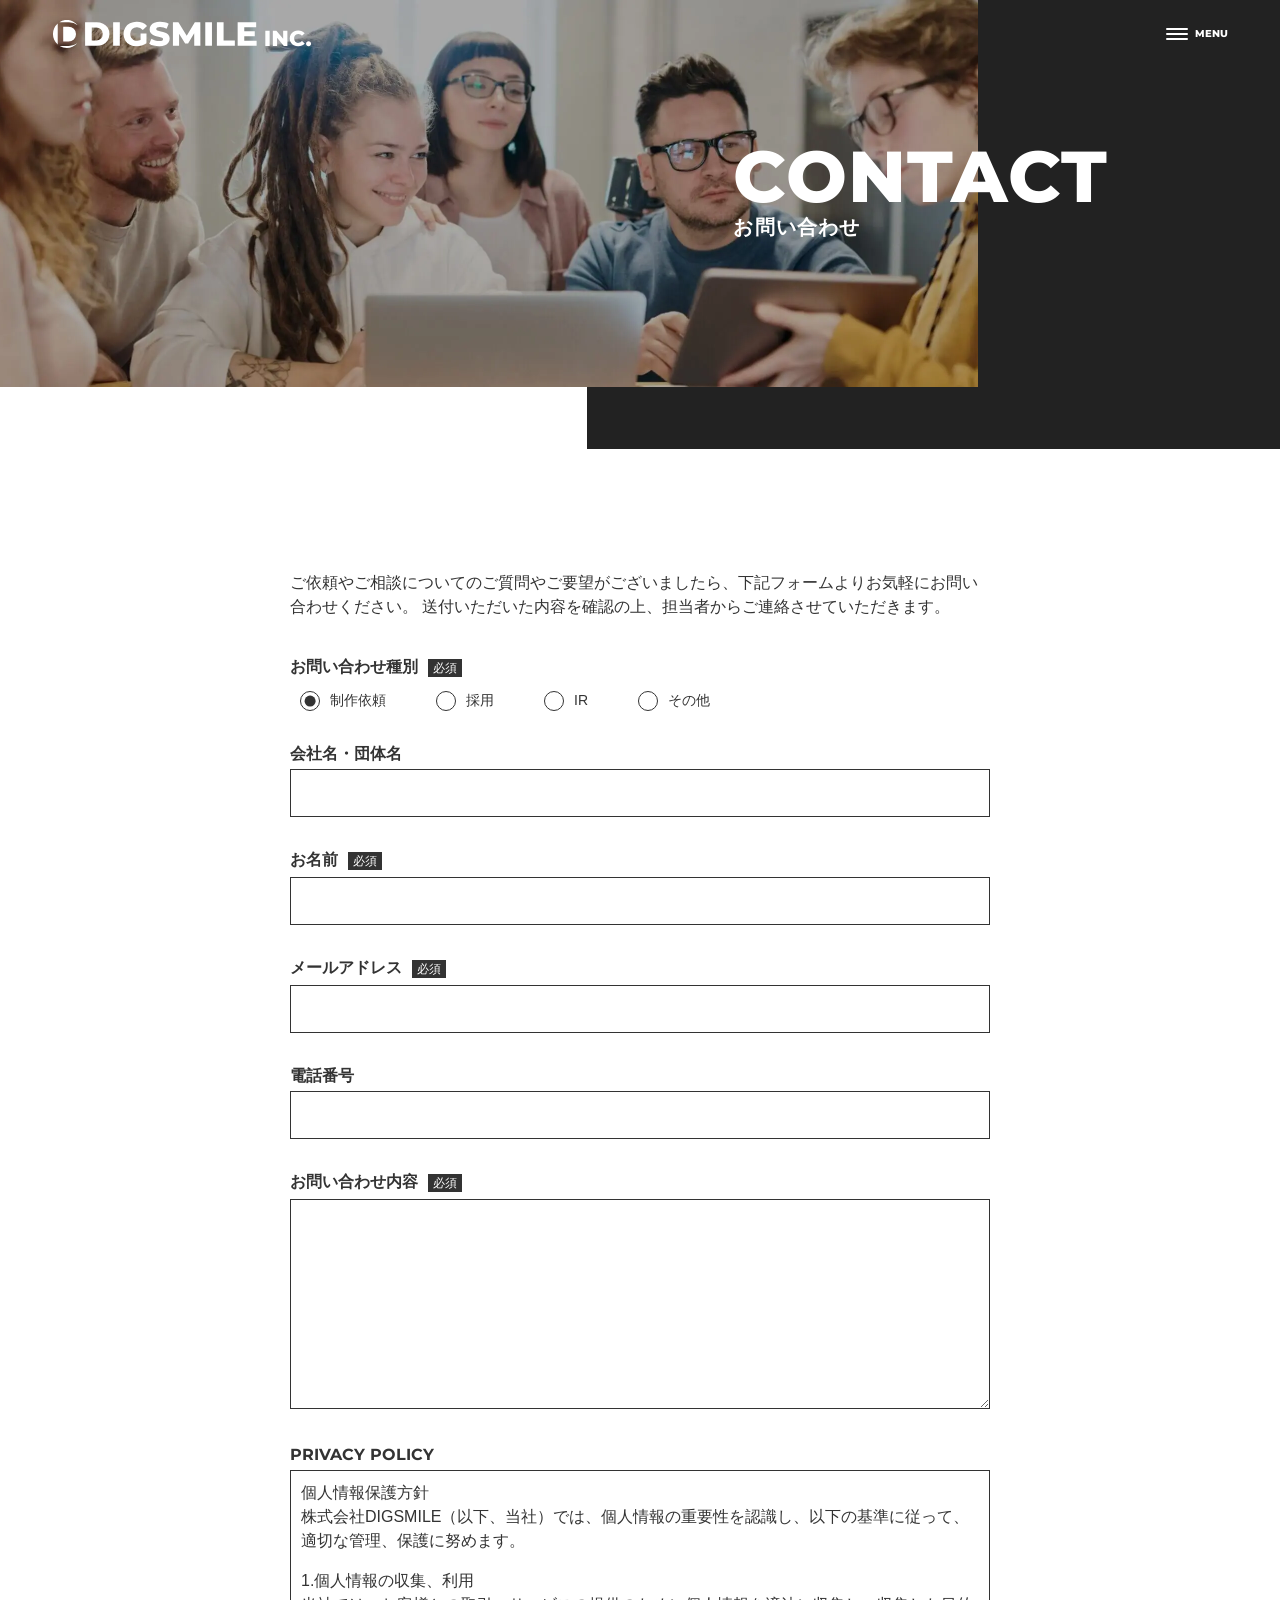
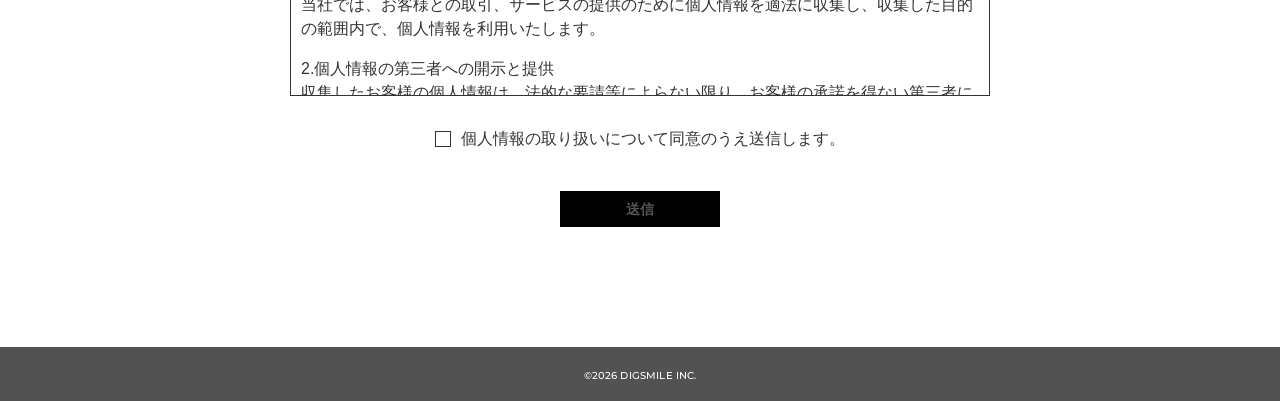
<file: contact/contact.html>
<!DOCTYPE html>
<html lang="ja">
  <head>
    <meta charset="UTF-8">
    <meta name="robots" content="noindex , nofollow">
    <meta name="description" content="デザインで人を笑顔にする。デザインを通じてビジネスの課題とユーザーの課題を解決する株式会社Digsmileのコーポレートサイト。このページはお問い合わせ用です。">
    <meta name="viewport" content="width=device-width, initial-scale=1.0">
    <title>お問い合わせ | 株式会社Digsmile</title>
    <link rel="preload" href="../fonts/montserrat-v31-latin-500.woff2" as="font" type="font/woff2" crossorigin>
    <link rel="preload" href="../fonts/montserrat-v31-latin-700.woff2" as="font" type="font/woff2" crossorigin>
    <link rel="preload" href="../fonts/montserrat-v31-latin-800.woff2" as="font" type="font/woff2" crossorigin>
    <link rel="preload" as="style" href="../css/font.min.css">
    <link rel="stylesheet" href="../css/font.min.css" media="print" onload="this.media='all'">
    <link rel="stylesheet" href="../css/style.min.css">
    <link rel="icon" href="../images/favicon.png" type="image/png">
    <noscript><link rel="stylesheet" href="../css/font.min.css"></noscript>
  </head>
  <body>
    <!-- .l-header -->
    <header id="js-header" class="l-header">
      <div class="l-header__inner">
        <!-- .c-logo -->
        <div class="c-logo l-header__logo">
          <a href="../index.html" class="c-logo__link" aria-label="株式会社Digsmile">
            <svg class="c-logo__img" aria-hidden="true" width="260" height="28.204" viewBox="0 0 260 28.204">
              <path fill="currentColor" d="M14 28.2a13.9 13.9 0 0 1-7.215-2.01h8.848a14.228 14.228 0 0 0 8.847-2.739A13.97 13.97 0 0 1 14 28.2Zm-9.178-3.448a14.17 14.17 0 0 1 0-21.3Zm10.54-3.117H10.33V6.771h5.032a8.094 8.094 0 0 1 5.682 1.994 7.233 7.233 0 0 1 2.138 5.439 7.234 7.234 0 0 1-2.138 5.439 8.093 8.093 0 0 1-5.682 1.99ZM25.007 5.39a13.9 13.9 0 0 0-9.373-3.174H6.463a13.932 13.932 0 0 1 13.76-.749 14.157 14.157 0 0 1 4.785 3.922ZM32.38 2.2h11.254a15.731 15.731 0 0 1 6.936 1.465 11.018 11.018 0 0 1 4.692 4.155 11.723 11.723 0 0 1 1.666 6.3 11.723 11.723 0 0 1-1.666 6.3 11.018 11.018 0 0 1-4.692 4.157 15.731 15.731 0 0 1-6.936 1.465H32.38Zm10.982 18.46a6.893 6.893 0 0 0 4.913-1.737 6.262 6.262 0 0 0 1.853-4.8 6.262 6.262 0 0 0-1.853-4.8 6.893 6.893 0 0 0-4.913-1.737h-4.25V20.66ZM60.634 2.2h6.732v23.842h-6.732Zm27.642 11.41h5.95v9.877a15.5 15.5 0 0 1-4.692 2.248 18.642 18.642 0 0 1-5.3.783 14.166 14.166 0 0 1-6.734-1.583 11.8 11.8 0 0 1-4.692-4.411 12.18 12.18 0 0 1-1.7-6.4 12.18 12.18 0 0 1 1.7-6.4 11.747 11.747 0 0 1 4.726-4.411 14.514 14.514 0 0 1 6.834-1.584 15.2 15.2 0 0 1 5.984 1.124 11.536 11.536 0 0 1 4.42 3.236l-4.284 3.883a7.546 7.546 0 0 0-5.78-2.657 6.693 6.693 0 0 0-4.93 1.856 6.67 6.67 0 0 0-1.87 4.955 7.208 7.208 0 0 0 .85 3.525 6.1 6.1 0 0 0 2.38 2.418 6.969 6.969 0 0 0 3.5.868 8.588 8.588 0 0 0 3.638-.783Zm18.768 12.909a21.967 21.967 0 0 1-5.61-.719 13.786 13.786 0 0 1-4.42-1.9l2.21-4.973a14.289 14.289 0 0 0 3.706 1.7 14.086 14.086 0 0 0 4.148.647q3.876 0 3.876-1.941a1.607 1.607 0 0 0-1.105-1.516 20.3 20.3 0 0 0-3.549-1.039 33.866 33.866 0 0 1-4.488-1.243 7.554 7.554 0 0 1-3.094-2.129 5.758 5.758 0 0 1-1.292-3.951 6.848 6.848 0 0 1 1.19-3.934 7.965 7.965 0 0 1 3.553-2.776 14.6 14.6 0 0 1 5.8-1.022 20.415 20.415 0 0 1 4.624.528A14.146 14.146 0 0 1 116.6 3.8l-2.074 5.007a13.837 13.837 0 0 0-6.6-1.839 5.522 5.522 0 0 0-2.924.6 1.787 1.787 0 0 0-.918 1.55 1.536 1.536 0 0 0 1.088 1.43 19.646 19.646 0 0 0 3.5.988 32.762 32.762 0 0 1 4.5 1.243 7.779 7.779 0 0 1 3.094 2.112 5.646 5.646 0 0 1 1.309 3.934 6.714 6.714 0 0 1-1.181 3.875 8.114 8.114 0 0 1-3.57 2.78 14.418 14.418 0 0 1-5.78 1.039Zm35.292-.477-.068-12.636-6.12 10.286h-2.992l-6.086-9.945v12.295h-6.222V2.2h5.542l8.364 13.76 8.16-13.76h5.542l.068 23.842ZM153.454 2.2h6.732v23.842h-6.732Zm11.7 0h6.732v18.495h11.356v5.347H165.15Zm40.018 18.63v5.212H186.06V2.2h18.666v5.211h-12v4.019H203.3v5.041h-10.576v4.359Zm8.76-10.025h4.36v15.4h-4.36Zm22.22 0v15.4h-3.586l-6.8-8.206v8.206H221.5v-15.4h3.586l6.8 8.206v-8.206Zm10.868 15.708a9.114 9.114 0 0 1-4.345-1.023 7.65 7.65 0 0 1-3.025-2.849 7.858 7.858 0 0 1-1.1-4.136 7.858 7.858 0 0 1 1.1-4.136 7.65 7.65 0 0 1 3.025-2.849 9.114 9.114 0 0 1 4.345-1.023 9.326 9.326 0 0 1 3.806.748 7.323 7.323 0 0 1 2.816 2.16l-2.772 2.5a4.56 4.56 0 0 0-3.63-1.8 4.48 4.48 0 0 0-2.233.55 3.817 3.817 0 0 0-1.515 1.55 4.773 4.773 0 0 0-.539 2.3 4.773 4.773 0 0 0 .539 2.3 3.817 3.817 0 0 0 1.515 1.55 4.48 4.48 0 0 0 2.233.55 4.56 4.56 0 0 0 3.63-1.8l2.772 2.5a7.323 7.323 0 0 1-2.816 2.16 9.326 9.326 0 0 1-3.806.748Zm10.472-.108a2.462 2.462 0 0 1-1.782-.7 2.377 2.377 0 0 1-.726-1.782 2.35 2.35 0 0 1 .715-1.782 2.5 2.5 0 0 1 1.793-.688 2.485 2.485 0 0 1 1.8.682 2.369 2.369 0 0 1 .7 1.782 2.4 2.4 0 0 1-.715 1.782 2.452 2.452 0 0 1-1.785.706Z"/>
            </svg>
          </a>
        </div>
        <!-- /.c-logo -->

        <!-- .c-hamburger -->
        <button id="js-hamburger" class="c-hamburger l-header__hamburger" aria-label="メニューを開く" aria-controls="menu" aria-expanded="false">
          <span class="c-hamburger__line"></span>
          <span class="c-hamburger__text">Menu</span>
        </button>
        <!-- /.c-hamburger -->

        <!-- .c-menu -->
        <nav id="menu" class="c-menu l-header__menu js-menu" aria-hidden="true">
          <ul class="c-menu__list">
            <li class="c-menu__item js-menuItem">
              <a href="../index.html" class="c-menu__link" aria-label="トップページへ">
                <svg class="c-menu__img" aria-hidden="true" width="43.062" height="46" viewBox="0 0 43.062 46">
                  <g transform="translate(-58.5 -5.437)">
                    <path d="M22.969,45A23.062,23.062,0,0,1,6.727,38.41a22.161,22.161,0,0,1-4.084-26.4A22.842,22.842,0,0,1,9.68,4.146v36.6H26.535c6.4,0,11.945-2.082,15.613-5.863A23.061,23.061,0,0,1,22.969,45ZM26.11,33.7H18.266v-23H26.11a12.673,12.673,0,0,1,8.858,3.087A11.152,11.152,0,0,1,38.3,22.2a11.152,11.152,0,0,1-3.332,8.414A12.673,12.673,0,0,1,26.11,33.7ZM40.661,8.152c-3.627-2.946-8.512-4.5-14.126-4.5H10.424a23.321,23.321,0,0,1,30.239,4.5Z" transform="translate(59 5.937)" fill="#fff"/>
                    <path d="M22.969,45.5a23.624,23.624,0,0,1-13.6-4.251H9.18v-.131a23.655,23.655,0,0,1-2.8-2.351A22.661,22.661,0,0,1,2.2,11.774,23.33,23.33,0,0,1,8.819,4.149h-.1L9.77,3.474l.41-.285v.023A23.821,23.821,0,0,1,41.044,7.828l.294.347-.637.651-.355-.286c-3.537-2.873-8.313-4.391-13.811-4.391H10.18v36.1H26.535c6.264,0,11.681-2.028,15.254-5.711l.773.628A23.56,23.56,0,0,1,22.969,45.5ZM11.2,41.249a22.87,22.87,0,0,0,27.524-3.058,23.961,23.961,0,0,1-12.188,3.058ZM9.18,5.129a22.318,22.318,0,0,0-6.1,7.119,21.661,21.661,0,0,0,3.994,25.8,22.686,22.686,0,0,0,2.1,1.822ZM12.27,3.149H26.535a24.8,24.8,0,0,1,10.4,2.115A22.888,22.888,0,0,0,12.27,3.149ZM26.11,34.2H17.766v-24H26.11a13.16,13.16,0,0,1,9.2,3.222A11.638,11.638,0,0,1,38.8,22.2a11.638,11.638,0,0,1-3.491,8.779A13.16,13.16,0,0,1,26.11,34.2Zm-7.344-1H26.11a12.186,12.186,0,0,0,8.517-2.953A10.666,10.666,0,0,0,37.8,22.2a10.666,10.666,0,0,0-3.174-8.048A12.186,12.186,0,0,0,26.11,11.2H18.766Z" transform="translate(59 5.937)" fill="rgba(0,0,0,0)"/>
                  </g>
                </svg>
              </a>
            </li>
            <li class="c-menu__item u-mt40 js-menuItem"><a href="../about/about.html" class="c-menu__link">About us</a></li>
            <li class="c-menu__item js-menuItem"><a href="../index.html#works" class="c-menu__link">Works</a></li>
            <li class="c-menu__item js-menuItem"><a href="../index.html#culture" class="c-menu__link">Culture</a></li>
            <li class="c-menu__item js-menuItem"><a href="../index.html#topics" class="c-menu__link">Topics</a></li>
            <li class="c-menu__item js-menuItem"><a href="contact.html" class="c-menu__link">Contact</a></li>
          </ul>
        </nav>
        <!-- /.c-menu -->
      </div>
    </header>
    <!-- .l-header -->

    <!-- .p-page-contact -->
    <main class="p-page-contact">
      <!-- .p-first-view -->
      <div id="js-firstView" class="p-first-view p-first-view--sub">
        <div class="p-first-view__title-wrap">
          <hgroup class="p-first-view__title">
            <h1 class="p-first-view__title-main">Contact</h1>
            <p class="p-first-view__title-sub">お問い合わせ</p>
          </hgroup>
        </div>
        <figure class="p-first-view__img-wrap">
          <picture>
            <source
              srcset="../images/fv-contact_sp.webp"
              type="image/webp"
              media="(max-width: 767.98px)"
            >
            <source
              srcset="../images/fv-contact_sp.jpg"
              media="(max-width: 767.98px)"
            >
            <source
              srcset="../images/fv-contact_tab.webp"
              type="image/webp"
              media="(max-width: 991.98px)"
            >
            <source
              srcset="../images/fv-contact_tab.jpg"
              media="(max-width: 991.98px)"
            >
            <source
              srcset="../images/fv-contact_pc.webp"
              type="image/webp"
            >
            <source
              srcset="../images/fv-contact_pc.jpg"
            >
            <img
              fetchpriority="high"
              class="p-first-view__img"
              src="../images/fv-contact_pc.jpg"
              alt=""
              width="1100" 
              height="387"
              decoding="async"
              loading="eager"
            >
          </picture>
        </figure>
      </div>
      <!-- .p-first-view -->

      <div class="p-page-contact__text-wrap">
        <p class="p-page-contact__text">
          ご依頼やご相談についてのご質問やご要望がございましたら、下記フォームよりお気軽にお問い合わせください。
          送付いただいた内容を確認の上、担当者からご連絡させていただきます。
        </p>
      </div>

      <!-- .c-form -->
      <form id="js-form" method="POST" class="c-form p-page-contact__form" action="https://docs.google.com/forms/u/0/d/e/1FAIpQLSdl2zWXnKQNfp3ufH4HiSUbydqgPlgG_fxDwoZQ6oFBwlTMTw/formResponse">
        <fieldset class="c-form__item">
          <legend class="c-form__title">お問い合わせ種別<span class="c-form__label" aria-hidden="true">必須</span></legend>
          <div class="c-form__body">
            <ul class="c-form__radio-list">
              <li class="c-form__radio-item">
                <label><input name="entry.1649654856" class="c-form__radio" type="radio" value="制作依頼" checked><span>制作依頼</span></label>
              </li>
              <li class="c-form__radio-item">
                <label><input name="entry.1649654856" class="c-form__radio" type="radio" value="採用"><span>採用</span></label>
              </li>
              <li class="c-form__radio-item">
                <label><input name="entry.1649654856" class="c-form__radio" type="radio" value="IR"><span>IR</span></label>
              </li>
              <li class="c-form__radio-item">
                <label><input name="entry.1649654856" class="c-form__radio" type="radio" value="その他"><span>その他</span></label>
              </li>
            </ul>
          </div>
        </fieldset>

        <div class="c-form__item">
          <label for="your-company" class="c-form__title">会社名・団体名</label>
          <div class="c-form__body">
            <input name="entry.468432259" type="text" class="c-form__input" id="your-company" autocomplete="organization">
          </div>
        </div>

        <div class="c-form__item">
          <label for="your-name" class="c-form__title">お名前<span class="c-form__label" aria-hidden="true">必須</span></label>
          <div class="c-form__body">
            <input name="entry.647904835" type="text" class="c-form__input" id="your-name" autocomplete="name" required>
          </div>
        </div>

        <div class="c-form__item">
          <label for="your-email" class="c-form__title">メールアドレス<span class="c-form__label" aria-hidden="true">必須</span></label>
          <div class="c-form__body">
            <input name="entry.900823707" type="email" class="c-form__input" id="your-email" autocomplete="email" required>
          </div>
        </div>

        <div class="c-form__item">
          <label for="your-tel" class="c-form__title">電話番号</label>
          <div class="c-form__body">
            <input name="entry.162938328" type="text" class="c-form__input" id="your-tel" autocomplete="tel">
          </div>
        </div>

        <div class="c-form__item">
          <label for="your-message" class="c-form__title">お問い合わせ内容<span class="c-form__label" aria-hidden="true">必須</span></label>
          <div class="c-form__body">
            <textarea name="entry.1062457129" id="your-message" class="c-form__textarea" required></textarea>
          </div>
        </div>

        <div class="c-form__item">
          <p class="c-form__title c-form__title--mont">PRIVACY POLICY</p>
          <div class="c-form__policy-wrap" tabindex="0">
            <p class="c-form__policy">
              個人情報保護方針<br>
              株式会社Digsmile（以下、当社）では、個人情報の重要性を認識し、以下の基準に従って、適切な管理、保護に努めます。
            </p><br>
            <p class="c-form__policy">
              1.個人情報の収集、利用<br>
              当社では、お客様との取引、サービスの提供のために個人情報を適法に収集し、収集した目的の範囲内で、個人情報を利用いたします。
            </p><br>
            <p class="c-form__policy">
              2.個人情報の第三者への開示と提供<br>
              収集したお客様の個人情報は、法的な要請等によらない限り、お客様の承諾を得ない第三者に対して提供・開示はいたしません。
              業務の都合上、業務委託先に個人情報を提供する場合は、機密保持契約等によって業務委託先に個人情報保護を義務付けるとともに、業務委託先が適切に個人情報を取り扱うように管理いたします。
            </p><br>
            <p class="c-form__policy">
              3.個人情報の保護<br>
              当社では、個人情報の紛失、破壊、改ざん、不正アクセス、および漏えい等を防止するため、適切な対策を行います。
            </p><br>
            <p class="c-form__policy">
              4.法令および関連規範の遵守<br>
              当社は、個人情報の取り扱いに関して、個人情報保護法をはじめとする個人情報に関する法令および関連する規範を遵守します。
            </p><br>
            <p class="c-form__policy">
              5.個人情報の開示・訂正・削除<br>
              当社では、個人情報の開示・訂正・削除等の依頼があった場合、情報提供者本人であることを確認の上、すみやかに対応いたします。
            </p><br>
            <p class="c-form__policy">
              法令や当社方針により、プライバシー・ポリシーを予告なく改訂することがあります。
            </p><br>
            <p class="c-form__policy">
              お問い合わせ窓口<br>
              当社の個人情報の取扱いに関するお問い合わせは下記までご連絡お願いいたします。<br>
              株式会社ファイアープレイス<br>
              044-589-4333
            </p>
          </div>

          <div class="c-form__agree-wrap">
            <label>
              <input id="js-agreeCheckbox" class="c-form__agree" type="checkbox" name="agree" value="同意します">
              <span>個人情報の取り扱いについて同意のうえ送信します。</span>
            </label>
          </div>
        </div>

        <div class="c-form__btn-wrap">
          <button id="js-btnSubmit" class="c-form__btn" disabled>送信</button>
          <p id="js-msgSubmitEnd" class="c-form__end-message" aria-live="polite">お問い合わせありがとうございました。</p>
        </div>
      </form>
      <!-- /.c-form -->
    </main>
    <!-- /.p-page-contact -->

    <!-- .l-footer -->
    <footer class="l-footer">
      <div class="l-footer__inner">
        <small class="l-footer__copyright" lang="en">&copy;2026 Digsmile Inc.</small>
      </div>
    </footer>
    <!-- /.l-footer -->

    <script src="../js/script.min.js" defer></script>
    <script src="../js/contact.min.js" defer></script>
  </body>
</html>
</file>
<file: css/font.min.css>
@font-face{font-display:swap;font-family:Montserrat;font-style:normal;font-weight:500;src:url(../fonts/montserrat-v31-latin-500.woff2) format('woff2')}@font-face{font-display:swap;font-family:Montserrat;font-style:normal;font-weight:700;src:url(../fonts/montserrat-v31-latin-700.woff2) format('woff2')}@font-face{font-display:swap;font-family:Montserrat;font-style:normal;font-weight:800;src:url(../fonts/montserrat-v31-latin-800.woff2) format('woff2')}
</file>
<file: css/style.min.css>
:root{--c_text:#333333;--c_border:#DDDDDD;--c_bg:#222222;--c_mask:rgba(34, 34, 34, 0.6);--c_black:#000000;--c_gray:#555555;--c_white:#FFFFFF;--c_focus-ring:#3498db;--font_default:"Helvetica Neue",Arial,"Hiragino Kaku Gothic ProN","Hiragino Sans","Noto Sans JP",sans-serif;--font_mont:"Montserrat","Hiragino Kaku Gothic ProN","Hiragino Sans","Noto Sans JP",sans-serif;--fz_10:calc((10 / 16) * 1rem);--fz_11:calc((11 / 16) * 1rem);--fz_12:calc((12 / 16) * 1rem);--fz_14:calc((14 / 16) * 1rem);--fz_16:calc((16 / 16) * 1rem);--fz_20:calc((20 / 16) * 1rem);--fz_24:calc((24 / 16) * 1rem);--fz_28:calc((28 / 16) * 1rem);--fz_56:calc((56 / 16) * 1rem)}*{box-sizing:border-box}input[type=color]::-webkit-color-swatch{border:none}input[type=color]::-webkit-color-swatch-wrapper{padding:0}abbr,address,article,aside,audio,b,blockquote,body,canvas,caption,cite,code,dd,del,details,dfn,div,dl,dt,em,fieldset,figcaption,figure,footer,form,h1,h2,h3,h4,h5,h6,header,hgroup,html,i,iframe,img,ins,kbd,label,legend,li,mark,menu,nav,object,ol,p,pre,q,samp,section,small,span,strong,sub,summary,sup,table,tbody,td,tfoot,th,thead,time,tr,ul,var,video{margin:0;padding:0;border:0;outline:0;font-size:100%;vertical-align:baseline;background:0 0;font-weight:inherit}body{line-height:1}article,aside,details,figcaption,figure,footer,header,hgroup,menu,nav,section{display:block}nav ul{list-style:none}blockquote,q{quotes:none}blockquote:after,blockquote:before,q:after,q:before{content:"";content:none}a{margin:0;padding:0;font-size:100%;vertical-align:baseline;background:0 0}ins{background-color:#ff9;color:#000;text-decoration:none}mark{background-color:#ff9;color:#000;font-style:italic;font-weight:700}del{text-decoration:line-through}abbr[title],dfn[title]{border-bottom:1px dotted;cursor:help}table{border-collapse:collapse;border-spacing:0}hr{display:block;height:1px;border:0;border-top:1px solid #ccc;margin:1em 0;padding:0}input,select{vertical-align:middle}input:focus{outline:0}ol,ul{list-style-type:none}*{font-family:var(--font_default)}body{-webkit-text-size-adjust:100%;color:var(--c_text);overflow-x:hidden;overflow-y:auto;text-size-adjust:100%}li{list-style:none}a{display:inline-block;color:inherit;cursor:pointer;text-decoration:none}a:focus-visible{border-radius:2px;outline:2px solid var(--c_focus-ring)}img,svg{width:100%;height:auto;vertical-align:top}input{-moz-appearance:none;-webkit-appearance:none;margin:0;padding:0;appearance:none;background:0 0;border:none;border-radius:0;box-shadow:none;color:var(--c_text);outline:0}input:focus{box-shadow:0 0 0 2px var(--c_focus-ring)}button{-webkit-appearance:none;-webkit-tap-highlight-color:transparent;display:block;padding:0;appearance:none;background:0 0;border:none;color:inherit;cursor:pointer;font:inherit;outline:0}button:focus-visible{border-radius:2px;outline:2px solid var(--c_focus-ring)}select{-moz-appearance:none;-webkit-appearance:none;appearance:none;outline:0}select:focus{box-shadow:0 0 0 2px var(--c_focus-ring)}textarea{border-radius:0;color:var(--c_text);outline:0;resize:vertical}textarea:focus{box-shadow:0 0 0 2px var(--c_focus-ring)}iframe{display:block;width:100%;height:auto}.u-mt40{margin-top:40px!important}.u-fz32{font-size:2rem!important}.c-btn{display:inline-block;width:100%;max-width:160px;padding:1em;background:var(--c_black);color:var(--c_white);font-family:var(--font_mont);font-size:var(--fz_11);font-weight:700;text-align:center;text-transform:uppercase;transition:opacity .3s}@media (any-hover:hover){.c-btn:hover{opacity:.7}}.c-btn:focus-visible{outline-offset:-2px;outline-width:3px}.c-form__item+.c-form__item{margin-top:35px}.c-form__title{font-weight:700}.c-form__title--mont{font-family:var(--font_mont)}.c-form__label{--c_bg:#333333;display:inline-block;margin-left:10px;padding:.25em .4em;background:var(--c_bg);color:var(--c_white);font-size:var(--fz_12);font-weight:500}.c-form__input,.c-form__textarea{display:inline-block;width:100%;margin-top:7px;padding:16px 8px;border:1px solid currentColor;font-size:1rem}.c-form__input{height:48px}.c-form__textarea{height:210px;line-height:1.5}.c-form__radio-list{display:flex;flex-direction:column;width:94.2028985507%;margin:14px auto 0}.c-form__radio-item+.c-form__radio-item{margin-top:11px}.c-form__radio{position:relative;width:20px;height:20px;border:1px solid currentColor;border-radius:50%}.c-form__radio+span{display:inline-block;margin-left:10px;font-size:var(--fz_14);font-weight:500}.c-form__radio:checked::before{content:"";position:absolute;top:50%;left:50%;width:60%;height:60%;background:currentColor;border-radius:50%;transform:translate(-50%,-50%)}.c-form__policy-wrap{height:226px;margin-top:7px;padding:10px;border:1px solid currentColor;overflow-y:auto}.c-form__policy{font-size:clamp(.875rem,.7557251908rem + .5089058524vw,1rem);line-height:1.5;text-transform:uppercase}.c-form__agree-wrap{margin-top:35px}.c-form__policy-wrap:focus{box-shadow:0 0 0 2px var(--c_focus-ring)}.c-form__agree-wrap>label{display:flex;width:fit-content;margin:0 auto;cursor:pointer}.c-form__agree{flex-shrink:0;position:relative;width:16px;height:16px;border:1px solid currentColor;cursor:pointer}.c-form__agree:checked::after{content:"";display:block;position:absolute;top:.1em;left:.3em;width:25%;height:50%;border-right:2px solid currentColor;border-bottom:2px solid currentColor;transform:rotate(50deg)}.c-form__agree+span{display:inline-block;margin-top:-.25em;margin-left:10px;font-size:clamp(.875rem,.7557251908rem + .5089058524vw,1rem);line-height:1.5}.c-form__btn-wrap{position:relative;margin-top:40px;text-align:center}.c-form__btn{display:inline-block;width:100%;max-width:160px;padding:11px;background:var(--c_black);color:var(--c_gray);font-size:var(--fz_14);font-weight:700;pointer-events:none;text-align:center;user-select:none;-webkit-user-select:none;-moz-user-select:none}.c-form__btn:focus-visible{border-radius:0;outline-width:3px}.c-form__btn.is-active{color:var(--c_white);pointer-events:auto;transition:opacity .3s}@media (any-hover:hover){.c-form__btn.is-active:hover{opacity:.7}}.c-form__btn.is-hidden{opacity:0;visibility:hidden}.c-form__end-message{--c_text:#AFA86F;position:absolute;top:50%;left:50%;width:100%;color:var(--c_text);font-weight:700;opacity:0;visibility:hidden;transform:translate(-50%,-50%);transition:.4s}.c-form__end-message.is-active{opacity:1;visibility:visible}@media (min-width:768px){.c-form__radio-list{flex-direction:row;width:100%;padding-left:10px}.c-form__radio-item+.c-form__radio-item{margin-top:0;margin-left:50px}}.c-hamburger{display:flex;align-items:center;color:var(--c_white);font-size:var(--fz_10);transition:opacity .3s}@media (any-hover:hover){.c-hamburger:hover{opacity:.7}}.c-hamburger[aria-expanded=true] .c-hamburger__line{background:0 0}.c-hamburger[aria-expanded=true] .c-hamburger__line::after{transform:rotate(30deg)}.c-hamburger[aria-expanded=true] .c-hamburger__line::before{transform:rotate(-30deg)}.c-hamburger__line{display:inline-block;position:relative;width:22px;height:2px;background:currentColor;border-radius:1em;transition:.3s}.c-hamburger__line::after,.c-hamburger__line::before{content:"";position:absolute;left:0;width:22px;height:2px;background:currentColor;border-radius:1em;transition:.3s}.c-hamburger__line::before{transform:translateY(-5px)}.c-hamburger__line::after{transform:translateY(5px)}.c-hamburger__text{margin-left:.7em;font-family:var(--font_mont);font-weight:800;text-transform:uppercase;transition:.3s}.c-heading-lv2{font-family:var(--font_mont);font-size:clamp(1.75rem,1.5114503817rem + 1.0178117048vw,2rem);font-weight:800;letter-spacing:.068em;text-transform:uppercase}.c-logo{color:var(--c_white)}.c-logo__link{display:block;transition:opacity .3s}@media (any-hover:hover){.c-logo__link:hover{opacity:.7}}.c-logo__img{aspect-ratio:260/28;transition:.3s}.c-menu{background:var(--c_mask);text-align:center;transition:.3s}.c-menu__list{display:flex;flex-direction:column;gap:30px;height:100%;padding-top:180px;padding-bottom:40px;margin-left:auto;background:var(--c_bg);overflow-y:auto}.c-menu__link{color:var(--c_white);font-family:var(--font_mont);font-size:var(--fz_20);font-weight:800;letter-spacing:.068em;text-transform:uppercase;transition:opacity .3s}@media (any-hover:hover){.c-menu__link:hover{opacity:.7}}.c-menu__img{width:42px}@media (min-width:768px){.c-menu__list{max-width:520px}}.c-table{border-top:1px solid var(--c_border)}.c-table__inner{width:100%;max-width:678px;margin-left:auto}.c-table__header,.c-table__text{padding-top:20px;padding-right:20px;padding-bottom:20px;border-bottom:1px solid var(--c_border);font-size:clamp(.875rem,.7557251908rem + .5089058524vw,1rem);line-height:1.5;text-transform:uppercase}.c-table__header{width:47.2463768116%;font-weight:700;text-align:left;vertical-align:middle}.c-table__text{font-weight:500}@media (min-width:992px){.c-table__inner{max-width:800px}}.p-about{position:relative;padding-top:50px;padding-bottom:50px}.p-about__inner{--c_bg:rgba(255, 255, 255, 0.95);width:92%;max-width:590px;margin:0 auto;padding:50px 15px;background:var(--c_bg)}.p-about__text{margin-top:30px;font-size:clamp(.875rem,.7557251908rem + .5089058524vw,1rem);font-weight:500;line-height:2;text-transform:uppercase}.p-about__btn{margin-top:25px}.p-about__img-wrap{position:absolute;top:0;left:0;width:100%;height:100%;z-index:-1}.p-about__img{height:100%;object-fit:cover}@media (min-width:992px){.p-about__inner{margin-left:50px}}.p-card{display:grid;gap:30px}.p-card__text{margin-top:-5px;font-weight:500;line-height:1.5;text-transform:uppercase}.p-card__btn{margin-top:-3px}.p-card__img{height:100%;object-fit:cover}.p-ceo-message__img-wrap{width:340px;margin-right:auto}.p-ceo-message__body{--c_bg:#F0F0F0;width:92%;max-width:494px;margin:-100px auto 0;padding:125px 28px 80px;background:var(--c_bg)}.p-ceo-message__text-wrap{margin-top:30px}.p-ceo-message__text{font-size:clamp(.875rem,.7557251908rem + .5089058524vw,1rem);font-weight:700;line-height:2}@media (min-width:768px){.p-ceo-message__inner{width:708px;margin:0 auto}.p-ceo-message__body{margin-top:-85px;margin-right:0;padding:109px 40px 80px}}@media (min-width:992px){.p-ceo-message__inner{width:76.3888888889%;max-width:1100px}.p-ceo-message__body{max-width:770px;margin-top:-85px;padding:120px 185px 90px}.p-ceo-message__img-wrap{width:420px}}.p-company__inner{width:92%;max-width:1100px;margin:0 auto}.p-company__table{margin-top:30px}.p-company__map-wrap{margin-top:34px}.p-company__map{aspect-ratio:345/470}@media (min-width:768px){.p-company__map{aspect-ratio:708/230}}.p-contact{--c_bg:#F2F2F2;padding:40px 0;background:var(--c_bg)}.p-contact__inner{display:flex;flex-direction:column-reverse;width:92%;max-width:520px;margin:0 auto}.p-contact__body{margin-top:30px}.p-contact__text{margin-top:30px;font-weight:500;line-height:2}.p-contact__btn{margin-top:28px}@media (min-width:992px){.p-contact__inner{flex-direction:row;align-items:center;width:76.3888888889%;max-width:1100px}.p-contact__body{width:40%;margin-top:0;margin-right:7.2727272727%}.p-contact__img-wrap{width:52.7272727273%}}.p-first-view{position:relative}.p-first-view__title-wrap{display:flex;justify-content:flex-end;position:absolute;top:173px;left:50%;width:89.3333333333%;transform:translateX(-50%)}.p-first-view__title{display:inline-block;color:var(--c_white);letter-spacing:.063em;text-transform:uppercase}.p-first-view__title-sub:last-of-type{margin-bottom:12px}.p-first-view__title-main{font-family:var(--font_mont);font-size:var(--fz_56);font-weight:800}.p-first-view__title-sub{margin-bottom:5px;font-family:var(--font_mont);font-weight:700}.p-first-view__img-wrap{width:76.5333333333%}.p-first-view__img-wrap::before{content:"";position:absolute;top:0;right:0;width:75.4666666667%;height:667px;background:var(--c_bg);z-index:-1}.p-first-view__img{height:580px;object-fit:cover;object-position:center top}@media (min-width:768px){.p-first-view__title-wrap{width:79.1666666667%}.p-first-view__title-main{font-size:clamp(3.5rem,.0714285714rem + 7.1428571429vw,4.5rem)}.p-first-view__title-sub{font-size:clamp(1rem,.1428571429rem + 1.7857142857vw,1.25rem)}.p-first-view__img-wrap{width:78.125%}.p-first-view__img-wrap::before{width:73.1770833333%}}@media (min-width:992px){.p-first-view__title-wrap{top:156px;width:73.0555555556%;max-width:1052px}.p-first-view__img-wrap{width:76.3888888889%}.p-first-view__img-wrap::before{width:54.1666666667%;height:740px}.p-first-view__img{height:640px}}.p-first-view--sub .p-first-view__title-wrap{top:140px}.p-first-view--sub .p-first-view__title-sub{margin-top:5px;margin-bottom:0}.p-first-view--sub .p-first-view__img-wrap::before{height:449px}.p-first-view--sub .p-first-view__img{height:387px}.p-topics{padding-top:40px;padding-bottom:40px}.p-topics__inner{width:92%;margin:0 auto}.p-topics__list{margin-top:10px}.p-topics__item{border-bottom:1px solid var(--c_border);font-weight:700}.p-topics__link{display:block;padding-top:20px;padding-bottom:8px;transition:opacity .3s}@media (any-hover:hover){.p-topics__link:hover{opacity:.7}}.p-topics__date{--c_text:#CECECE;color:var(--c_text);font-size:var(--fz_10)}.p-topics__text{margin-top:7px;font-size:clamp(.75rem,.6307251908rem + .5089058524vw,.875rem);line-height:1.4}.p-topics__btn-wrap{margin-top:35px}@media (min-width:992px){.p-topics__inner{width:76.3888888889%;max-width:1100px}.p-topics__list{max-width:700px;margin-left:auto}.p-topics__btn-wrap{text-align:right}}.p-vision__inner{width:92%;max-width:468px;margin:0 auto}.p-vision__title-sub{margin-top:30px;font-size:var(--fz_24);font-weight:700}.p-vision__text-wrap{margin-top:31px}.p-vision__text{font-size:var(--fz_14);font-weight:700;line-height:2}@media (min-width:768px){.p-vision__text{font-size:clamp(.875rem,.4464285714rem + .8928571429vw,1rem)}}@media (min-width:992px){.p-vision__inner{max-width:648px}}.p-front-page__about{margin:165px auto 0}.p-front-page__cards{--c_bg:#F0F0F0;display:grid;gap:40px;padding:40px 0;background:var(--c_bg)}.p-front-page__card{width:92%;max-width:520px;margin:0 auto}@media (min-width:768px){.p-front-page__about{margin-top:220px}.p-front-page__cards{gap:60px;padding:60px 0}}@media (min-width:992px){.p-front-page__about{position:relative;width:76.3888888889%;max-width:1100px;margin-bottom:-100px;z-index:1}.p-front-page__cards{grid-template-columns:repeat(2,auto);justify-content:center;padding:180px 11.8055555556% 60px}.p-front-page__card{grid-row:span 4;grid-template-rows:subgrid;width:auto;margin:0}}.p-page-about__vision{margin-top:142px}.p-page-about__ceo-message{margin-top:80px}.p-page-about__company{margin-top:80px}.p-page-about>:last-child{margin-bottom:80px}@media (min-width:768px){.p-page-about__vision{margin-top:166px}}@media (min-width:992px){.p-page-about__vision{margin-top:197px}.p-page-about__ceo-message{margin-top:120px}.p-page-about>:last-child{margin-bottom:120px}}.p-page-contact__text-wrap{width:92%;margin:175px auto 0}.p-page-contact__text{font-size:clamp(.875rem,.7557251908rem + .5089058524vw,1rem);line-height:1.5}.p-page-contact__form{width:92%;margin:40px auto 0}.p-page-contact>:last-child{margin-bottom:84px}@media (min-width:768px){.p-page-contact__text-wrap{width:86.9791666667%;max-width:700px}.p-page-contact__form{width:86.9791666667%;max-width:700px}.p-page-contact>:last-child{margin-bottom:120px}}@media (min-width:992px){.p-page-contact__text-wrap{margin-top:184px}}.l-header{position:fixed;top:0;width:100%;padding:20px 0;transition:.3s;z-index:998}.l-header__inner{display:flex;justify-content:space-between;width:92%;margin:0 auto}.l-header__logo{position:relative;flex-shrink:0;width:189px;height:21px;z-index:999}.l-header__hamburger{position:relative;z-index:999}.l-header__menu{position:fixed;top:0;right:0;width:100%;height:100vh;opacity:0;visibility:hidden}.l-header__menu[aria-hidden=false]{opacity:1;visibility:visible}@media (min-width:768px){.l-header__logo{z-index:auto}}@media (min-width:992px){.l-header__inner{width:91.9444444444%;max-width:1324px}.l-header__logo{width:260px;height:28px}}.l-header.is-sticky{background:var(--c_white)}.l-header.is-sticky .l-header__hamburger[aria-expanded=false],.l-header.is-sticky .l-header__logo{color:var(--c_text)}.l-footer{--c_bg:#525252;background:var(--c_bg)}.l-footer__inner{padding:19px 0;text-align:center}.l-footer__copyright{color:var(--c_white);font-family:var(--font_mont);font-size:var(--fz_10);font-weight:500;letter-spacing:.015em;text-transform:uppercase}
</file>
